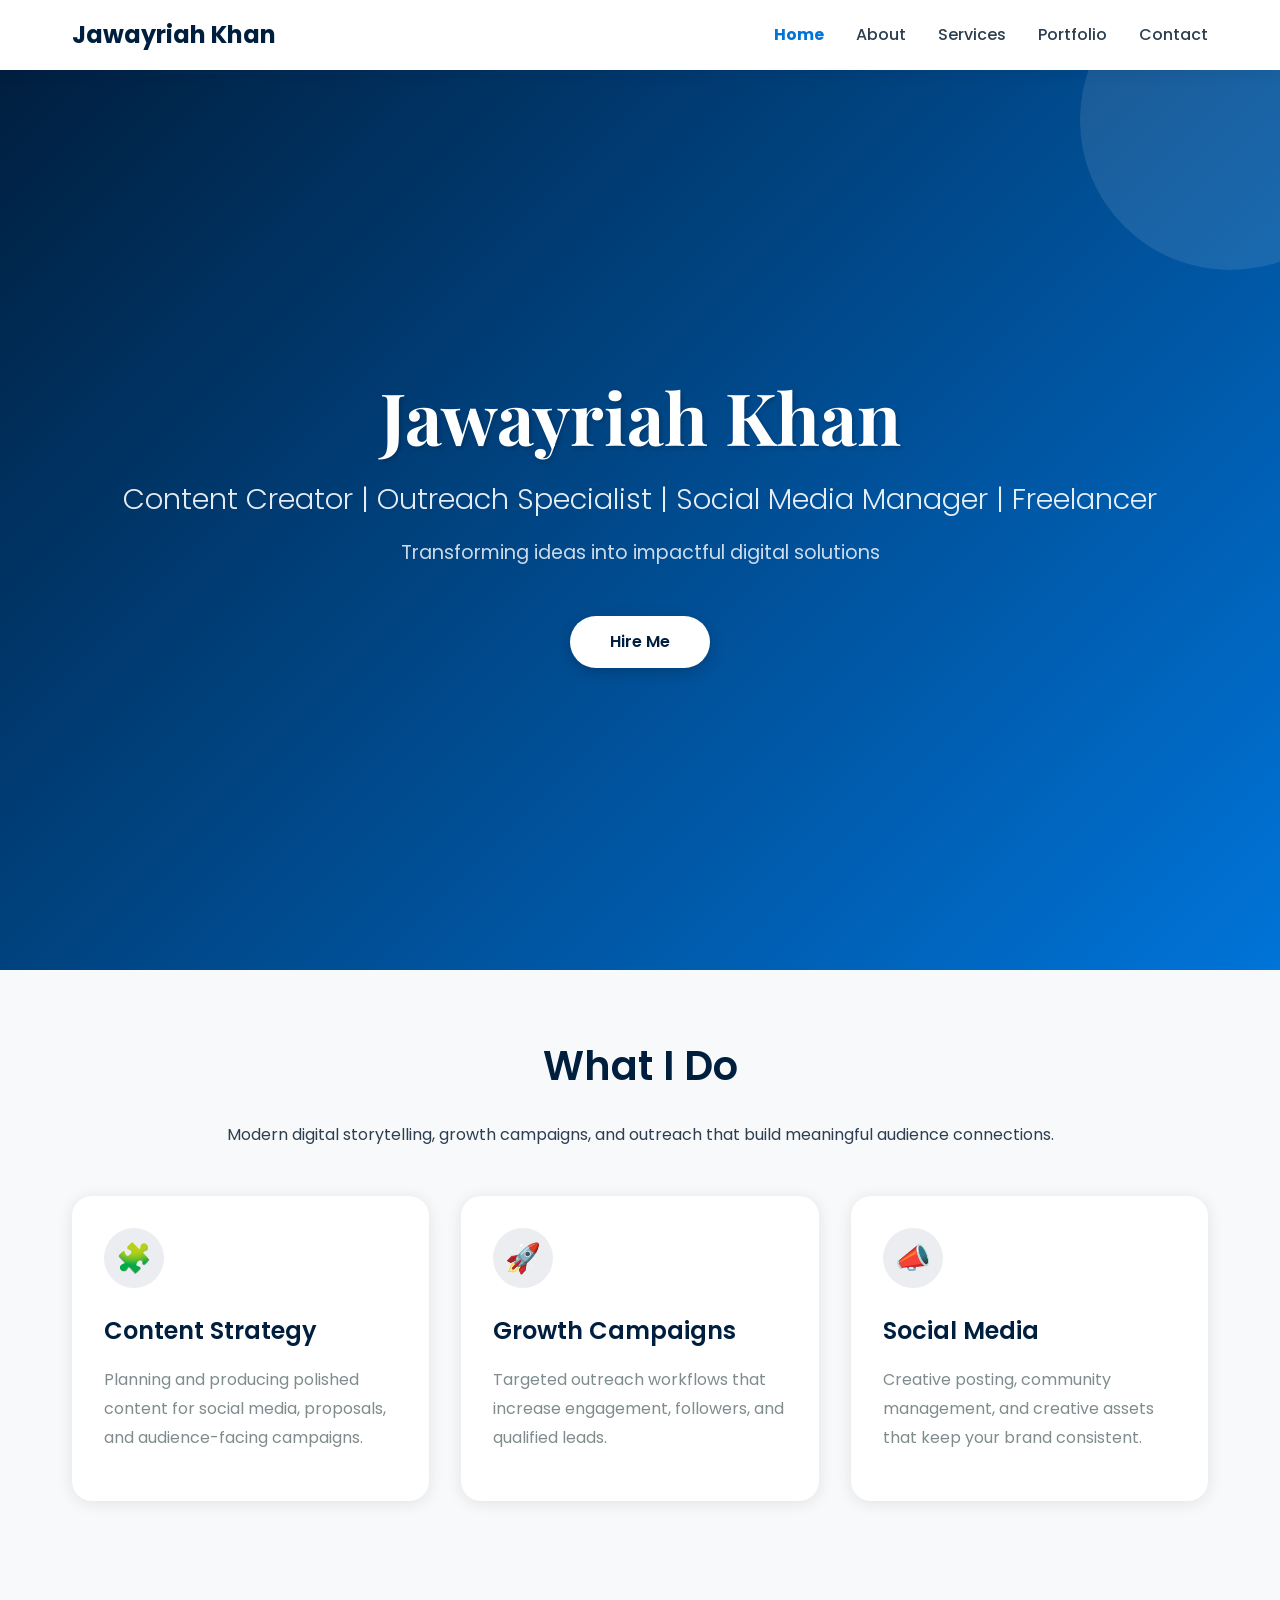
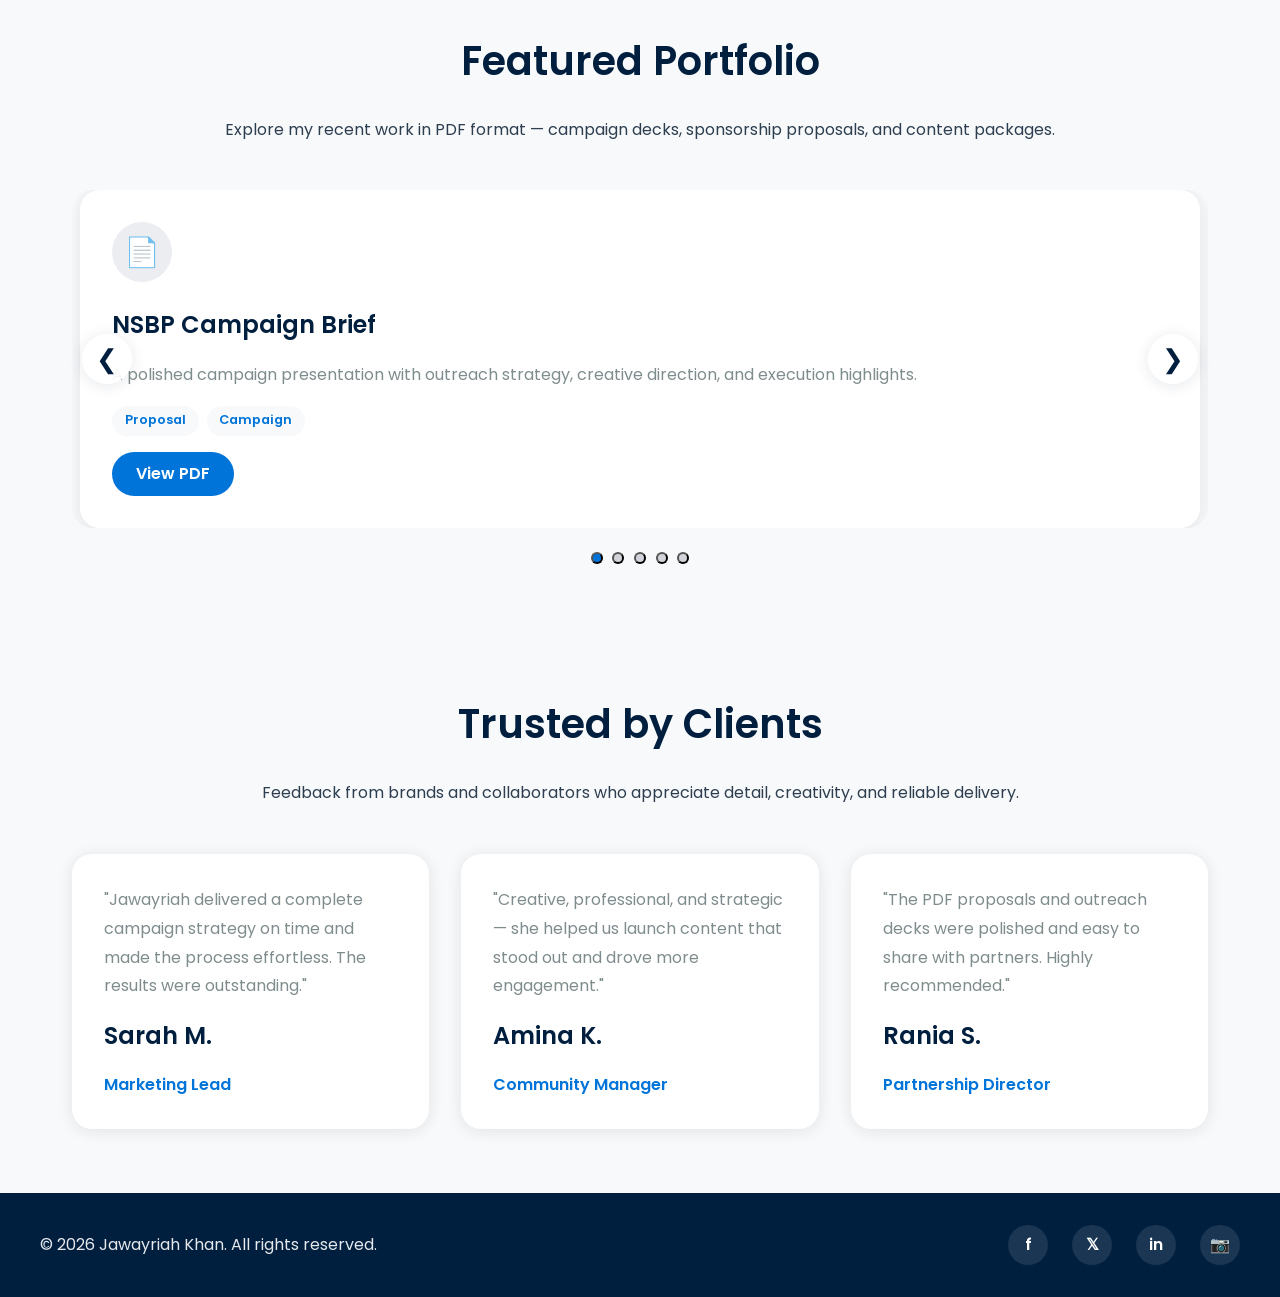
<file: index.html>
<!DOCTYPE html>
<html lang="en">
<head>
    <meta charset="UTF-8">
    <meta name="viewport" content="width=device-width, initial-scale=1.0">
    <meta name="description" content="Jawayriah Khan - Content Creator, Outreach Specialist, Social Media Manager, and Freelancer">
    <title>Jawayriah Khan - Portfolio</title>
    <link href="https://fonts.googleapis.com/css2?family=Poppins:wght@300;400;600;700&family=Playfair+Display:wght@700&display=swap" rel="stylesheet">
    <link rel="stylesheet" href="style.css">
</head>
<body>
    <!-- Navigation Bar -->
    <nav class="navbar">
        <div class="nav-container">
            <div class="nav-logo">
                <a href="index.html">Jawayriah Khan</a>
            </div>
            <ul class="nav-menu">
                <li class="nav-item"><a href="index.html" class="nav-link">Home</a></li>
                <li class="nav-item"><a href="about.html" class="nav-link">About</a></li>
                <li class="nav-item"><a href="services.html" class="nav-link">Services</a></li>
                <li class="nav-item"><a href="portfolio.html" class="nav-link">Portfolio</a></li>
                <li class="nav-item"><a href="contact.html" class="nav-link">Contact</a></li>
            </ul>
            <div class="hamburger">
                <span></span>
                <span></span>
                <span></span>
            </div>
        </div>
    </nav>

    <!-- Hero Section -->
    <section class="hero">
        <div class="hero-content">
            <h1 class="hero-title">Jawayriah Khan</h1>
            <p class="hero-tagline">Content Creator | Outreach Specialist | Social Media Manager | Freelancer</p>
            <p class="hero-subtitle">Transforming ideas into impactful digital solutions</p>
            <a href="contact.html" class="cta-button">Hire Me</a>
        </div>
        <div class="hero-background"></div>
    </section>

    <!-- Feature Section -->
    <section class="feature-section">
        <div class="container">
            <div class="section-title">
                <h2>What I Do</h2>
                <p>Modern digital storytelling, growth campaigns, and outreach that build meaningful audience connections.</p>
            </div>
            <div class="feature-grid">
                <div class="feature-card reveal">
                    <span class="feature-icon">🧩</span>
                    <h3>Content Strategy</h3>
                    <p>Planning and producing polished content for social media, proposals, and audience-facing campaigns.</p>
                </div>
                <div class="feature-card reveal">
                    <span class="feature-icon">🚀</span>
                    <h3>Growth Campaigns</h3>
                    <p>Targeted outreach workflows that increase engagement, followers, and qualified leads.</p>
                </div>
                <div class="feature-card reveal">
                    <span class="feature-icon">📣</span>
                    <h3>Social Media</h3>
                    <p>Creative posting, community management, and creative assets that keep your brand consistent.</p>
                </div>
            </div>
        </div>
    </section>

    <!-- Portfolio Carousel -->
    <section class="portfolio-carousel-section">
        <div class="container">
            <div class="section-title">
                <h2>Featured Portfolio</h2>
                <p>Explore my recent work in PDF format — campaign decks, sponsorship proposals, and content packages.</p>
            </div>
            <div class="carousel">
                <button class="carousel-btn prev" aria-label="Previous slide">&#10094;</button>
                <div class="carousel-track-container">
                    <ul class="carousel-track">
                        <li class="carousel-slide">
                            <div class="carousel-card">
                                <span class="carousel-icon">📄</span>
                                <h3>NSBP Campaign Brief</h3>
                                <p>A polished campaign presentation with outreach strategy, creative direction, and execution highlights.</p>
                                <div class="project-tags">
                                    <span class="tag">Proposal</span>
                                    <span class="tag">Campaign</span>
                                </div>
                                <a href="images/Copy of nsbp this or that (1).pdf" target="_blank" class="project-button">View PDF</a>
                            </div>
                        </li>
                        <li class="carousel-slide">
                            <div class="carousel-card">
                                <span class="carousel-icon">🖼️</span>
                                <h3>Social Post Collection</h3>
                                <p>High-impact social media asset pack built for visual engagement and consistent branding.</p>
                                <div class="project-tags">
                                    <span class="tag">Social</span>
                                    <span class="tag">Design</span>
                                </div>
                                <a href="images/Post (1).pdf" target="_blank" class="project-button">View PDF</a>
                            </div>
                        </li>
                        <li class="carousel-slide">
                            <div class="carousel-card">
                                <span class="carousel-icon">🤝</span>
                                <h3>Sponsorship Proposal</h3>
                                <p>A professional sponsorship deck designed to open partnerships and highlight campaign value.</p>
                                <div class="project-tags">
                                    <span class="tag">Sponsorship</span>
                                    <span class="tag">Proposal</span>
                                </div>
                                <a href="images/Sponsorship Proposal (3).pdf" target="_blank" class="project-button">View PDF</a>
                            </div>
                        </li>
                        <li class="carousel-slide">
                            <div class="carousel-card">
                                <span class="carousel-icon">📘</span>
                                <h3>Surah Ad-Duha Study</h3>
                                <p>A structured PDF presentation for outreach and educational sharing of Surah Ad-Duha.</p>
                                <div class="project-tags">
                                    <span class="tag">Content</span>
                                    <span class="tag">Faith</span>
                                </div>
                                <a href="images/Surah Ad-Duha.pdf" target="_blank" class="project-button">View PDF</a>
                            </div>
                        </li>
                        <li class="carousel-slide">
                            <div class="carousel-card">
                                <span class="carousel-icon">📘</span>
                                <h3>Surah Yaseen Presentation</h3>
                                <p>A complete presentation version of Surah Yaseen, polished for educational and community outreach.</p>
                                <div class="project-tags">
                                    <span class="tag">Religious</span>
                                    <span class="tag">Presentation</span>
                                </div>
                                <a href="images/Surah Yaseen (2).pdf" target="_blank" class="project-button">View PDF</a>
                            </div>
                        </li>
                    </ul>
                </div>
                <button class="carousel-btn next" aria-label="Next slide">&#10095;</button>
            </div>
            <div class="carousel-dots"></div>
        </div>
    </section>

    <!-- Testimonials Section -->
    <section class="testimonial-section">
        <div class="container">
            <div class="section-title">
                <h2>Trusted by Clients</h2>
                <p>Feedback from brands and collaborators who appreciate detail, creativity, and reliable delivery.</p>
            </div>
            <div class="testimonial-grid">
                <div class="testimonial-card reveal">
                    <p>"Jawayriah delivered a complete campaign strategy on time and made the process effortless. The results were outstanding."</p>
                    <h3>Sarah M.</h3>
                    <span>Marketing Lead</span>
                </div>
                <div class="testimonial-card reveal">
                    <p>"Creative, professional, and strategic — she helped us launch content that stood out and drove more engagement."</p>
                    <h3>Amina K.</h3>
                    <span>Community Manager</span>
                </div>
                <div class="testimonial-card reveal">
                    <p>"The PDF proposals and outreach decks were polished and easy to share with partners. Highly recommended."</p>
                    <h3>Rania S.</h3>
                    <span>Partnership Director</span>
                </div>
            </div>
        </div>
    </section>

    <!-- Footer -->
    <footer class="footer">
        <div class="footer-container">
            <div class="footer-content">
                <p>&copy; 2026 Jawayriah Khan. All rights reserved.</p>
                <div class="social-links">
                    <a href="#" class="social-icon" title="Facebook">f</a>
                    <a href="#" class="social-icon" title="Twitter">𝕏</a>
                    <a href="#" class="social-icon" title="LinkedIn">in</a>
                    <a href="#" class="social-icon" title="Instagram">📷</a>
                </div>
            </div>
        </div>
    </footer>

    <script src="script.js"></script>
</body>
</html>
</file>
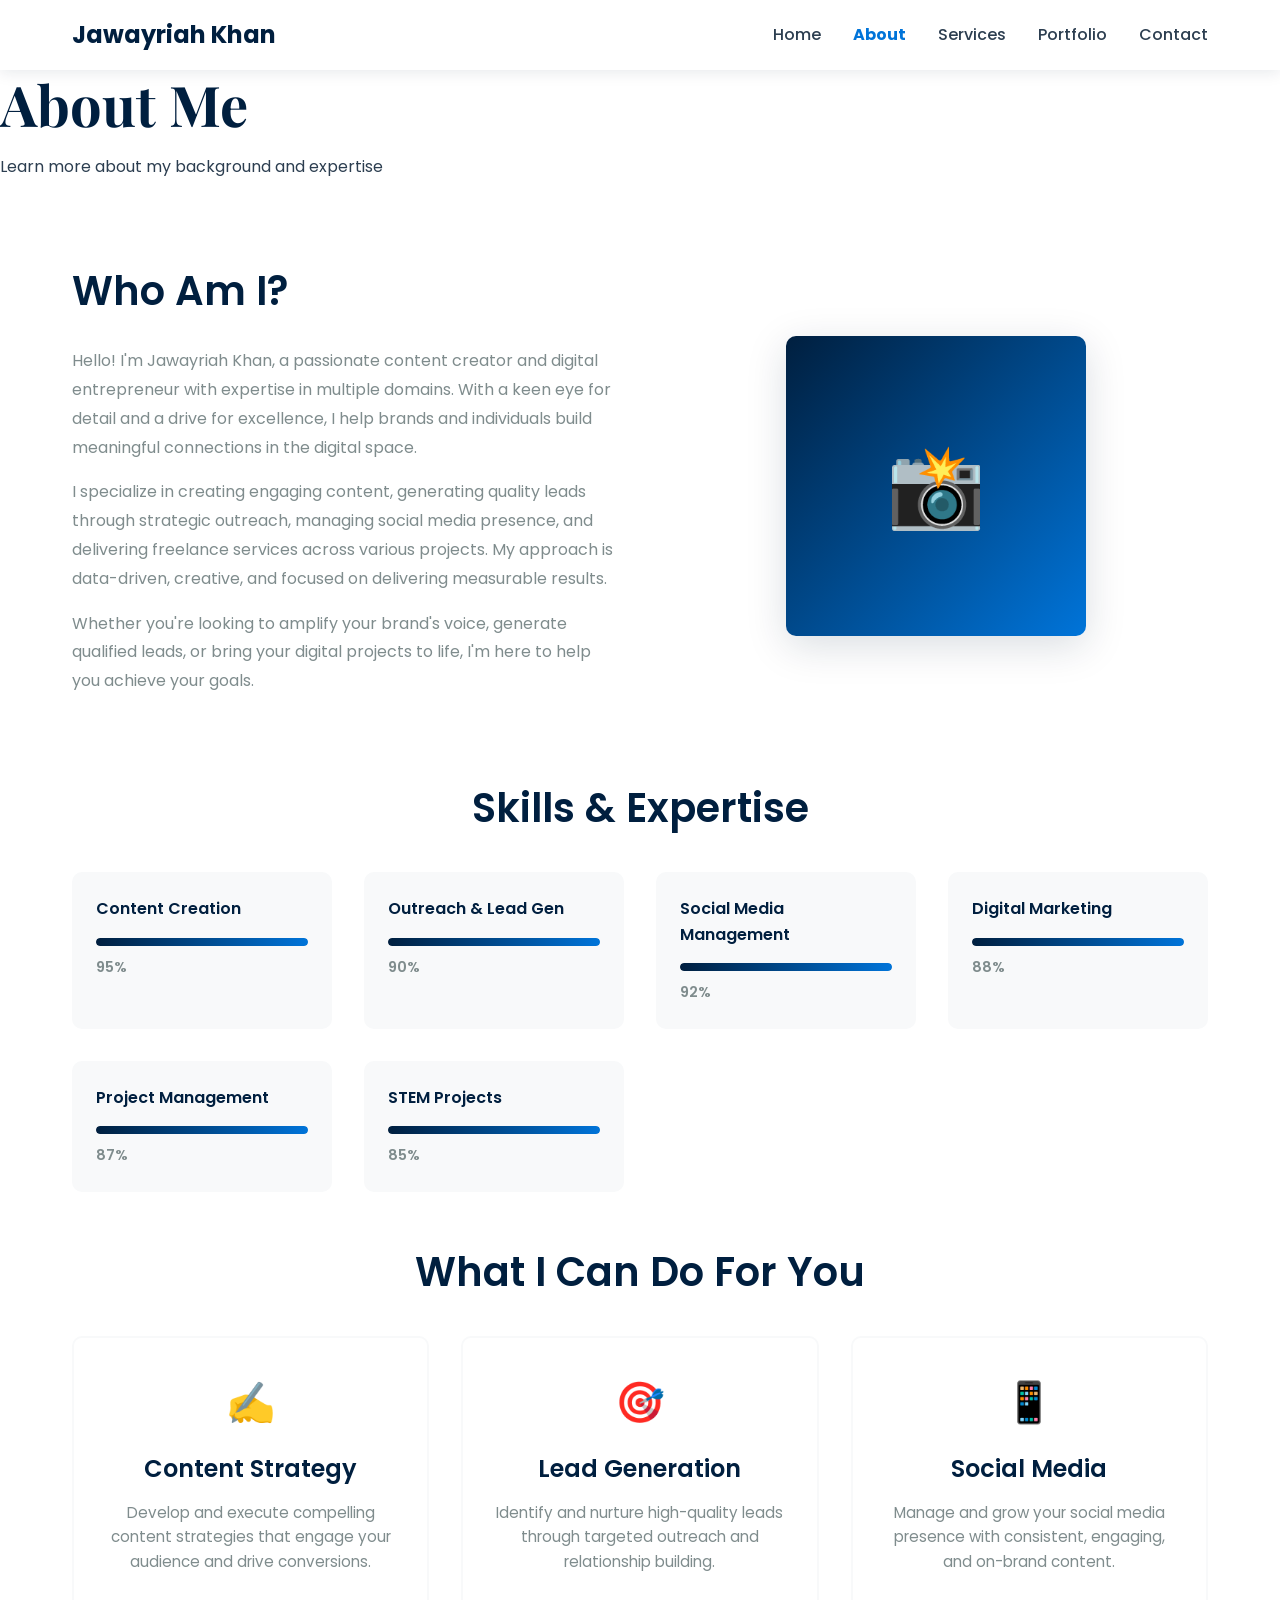
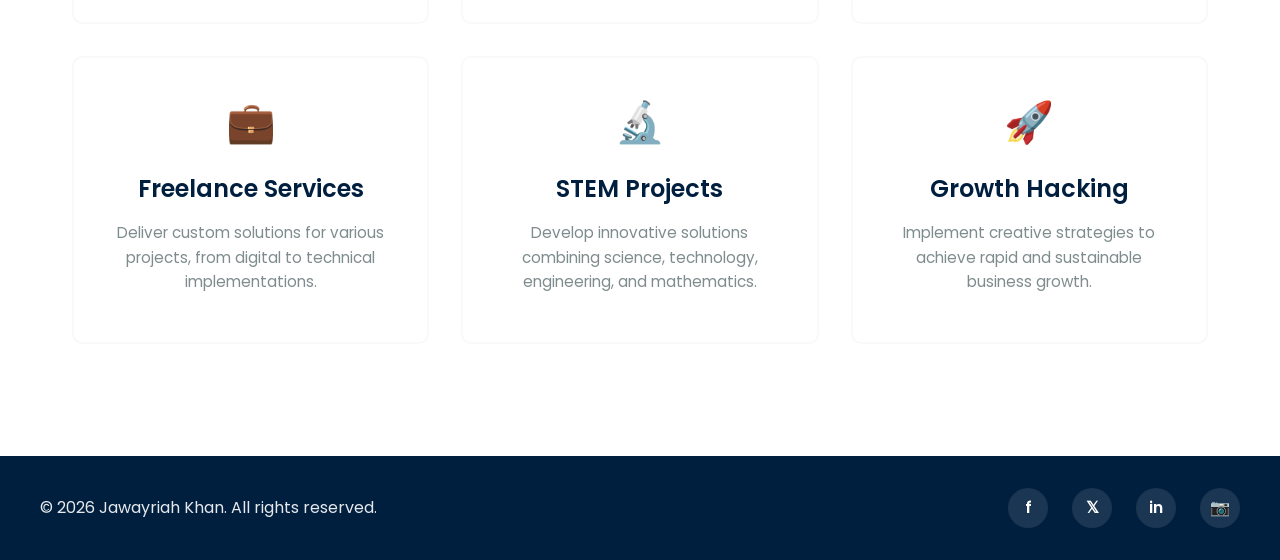
<file: about.html>
<!DOCTYPE html>
<html lang="en">
<head>
    <meta charset="UTF-8">
    <meta name="viewport" content="width=device-width, initial-scale=1.0">
    <meta name="description" content="About Jawayriah Khan - Learn more about my background and skills">
    <title>About - Jawayriah Khan</title>
    <link href="https://fonts.googleapis.com/css2?family=Poppins:wght@300;400;600;700&family=Playfair+Display:wght@700&display=swap" rel="stylesheet">
    <link rel="stylesheet" href="style.css">
</head>
<body>
    <!-- Navigation Bar -->
    <nav class="navbar">
        <div class="nav-container">
            <div class="nav-logo">
                <a href="index.html">Jawayriah Khan</a>
            </div>
            <ul class="nav-menu">
                <li class="nav-item"><a href="index.html" class="nav-link">Home</a></li>
                <li class="nav-item"><a href="about.html" class="nav-link">About</a></li>
                <li class="nav-item"><a href="services.html" class="nav-link">Services</a></li>
                <li class="nav-item"><a href="portfolio.html" class="nav-link">Portfolio</a></li>
                <li class="nav-item"><a href="contact.html" class="nav-link">Contact</a></li>
            </ul>
            <div class="hamburger">
                <span></span>
                <span></span>
                <span></span>
            </div>
        </div>
    </nav>

    <!-- Page Title Section -->
    <section class="page-title">
        <h1>About Me</h1>
        <p>Learn more about my background and expertise</p>
    </section>

    <!-- About Content Section -->
    <section class="about-section">
        <div class="container">
            <!-- Bio Section -->
            <div class="about-bio">
                <div class="bio-text">
                    <h2>Who Am I?</h2>
                    <p>Hello! I'm Jawayriah Khan, a passionate content creator and digital entrepreneur with expertise in multiple domains. With a keen eye for detail and a drive for excellence, I help brands and individuals build meaningful connections in the digital space.</p>
                    <p>I specialize in creating engaging content, generating quality leads through strategic outreach, managing social media presence, and delivering freelance services across various projects. My approach is data-driven, creative, and focused on delivering measurable results.</p>
                    <p>Whether you're looking to amplify your brand's voice, generate qualified leads, or bring your digital projects to life, I'm here to help you achieve your goals.</p>
                </div>
                <div class="bio-image">
                    <div class="image-placeholder">📸</div>
                </div>
            </div>

            <!-- Skills Section -->
            <div class="skills-section">
                <h2>Skills & Expertise</h2>
                <div class="skills-grid">
                    <div class="skill-item">
                        <h3>Content Creation</h3>
                        <div class="skill-bar">
                            <div class="skill-progress" style="width: 95%"></div>
                        </div>
                        <span class="skill-level">95%</span>
                    </div>
                    <div class="skill-item">
                        <h3>Outreach & Lead Gen</h3>
                        <div class="skill-bar">
                            <div class="skill-progress" style="width: 90%"></div>
                        </div>
                        <span class="skill-level">90%</span>
                    </div>
                    <div class="skill-item">
                        <h3>Social Media Management</h3>
                        <div class="skill-bar">
                            <div class="skill-progress" style="width: 92%"></div>
                        </div>
                        <span class="skill-level">92%</span>
                    </div>
                    <div class="skill-item">
                        <h3>Digital Marketing</h3>
                        <div class="skill-bar">
                            <div class="skill-progress" style="width: 88%"></div>
                        </div>
                        <span class="skill-level">88%</span>
                    </div>
                    <div class="skill-item">
                        <h3>Project Management</h3>
                        <div class="skill-bar">
                            <div class="skill-progress" style="width: 87%"></div>
                        </div>
                        <span class="skill-level">87%</span>
                    </div>
                    <div class="skill-item">
                        <h3>STEM Projects</h3>
                        <div class="skill-bar">
                            <div class="skill-progress" style="width: 85%"></div>
                        </div>
                        <span class="skill-level">85%</span>
                    </div>
                </div>
            </div>

            <!-- Expertise Areas -->
            <div class="expertise-areas">
                <h2>What I Can Do For You</h2>
                <div class="expertise-grid">
                    <div class="expertise-card">
                        <div class="expertise-icon">✍️</div>
                        <h3>Content Strategy</h3>
                        <p>Develop and execute compelling content strategies that engage your audience and drive conversions.</p>
                    </div>
                    <div class="expertise-card">
                        <div class="expertise-icon">🎯</div>
                        <h3>Lead Generation</h3>
                        <p>Identify and nurture high-quality leads through targeted outreach and relationship building.</p>
                    </div>
                    <div class="expertise-card">
                        <div class="expertise-icon">📱</div>
                        <h3>Social Media</h3>
                        <p>Manage and grow your social media presence with consistent, engaging, and on-brand content.</p>
                    </div>
                    <div class="expertise-card">
                        <div class="expertise-icon">💼</div>
                        <h3>Freelance Services</h3>
                        <p>Deliver custom solutions for various projects, from digital to technical implementations.</p>
                    </div>
                    <div class="expertise-card">
                        <div class="expertise-icon">🔬</div>
                        <h3>STEM Projects</h3>
                        <p>Develop innovative solutions combining science, technology, engineering, and mathematics.</p>
                    </div>
                    <div class="expertise-card">
                        <div class="expertise-icon">🚀</div>
                        <h3>Growth Hacking</h3>
                        <p>Implement creative strategies to achieve rapid and sustainable business growth.</p>
                    </div>
                </div>
            </div>
        </div>
    </section>

    <!-- Footer -->
    <footer class="footer">
        <div class="footer-container">
            <div class="footer-content">
                <p>&copy; 2026 Jawayriah Khan. All rights reserved.</p>
                <div class="social-links">
                    <a href="#" class="social-icon" title="Facebook">f</a>
                    <a href="#" class="social-icon" title="Twitter">𝕏</a>
                    <a href="#" class="social-icon" title="LinkedIn">in</a>
                    <a href="#" class="social-icon" title="Instagram">📷</a>
                </div>
            </div>
        </div>
    </footer>

    <script src="script.js"></script>
</body>
</html>
</file>
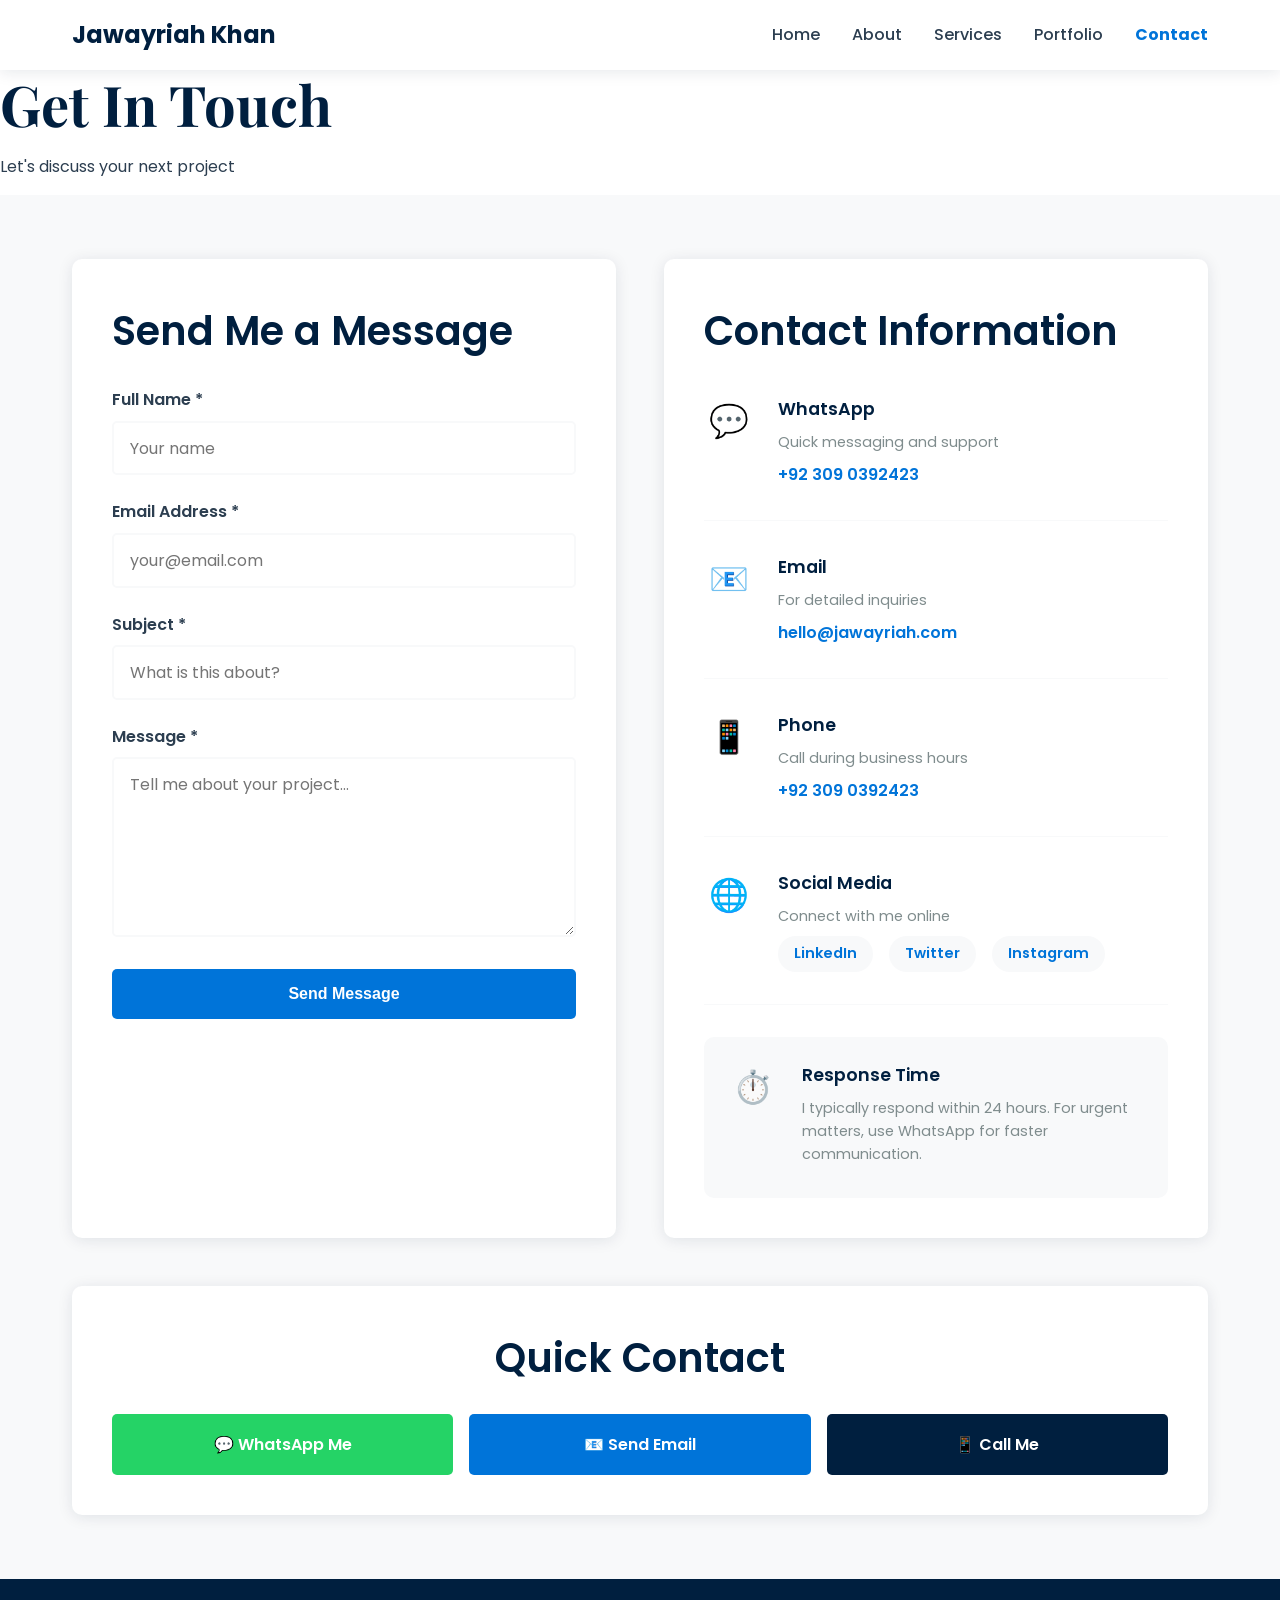
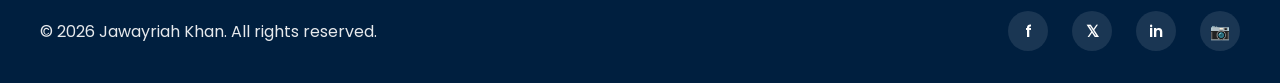
<file: contact.html>
<!DOCTYPE html>
<html lang="en">
<head>
    <meta charset="UTF-8">
    <meta name="viewport" content="width=device-width, initial-scale=1.0">
    <meta name="description" content="Contact - Get in touch with Jawayriah Khan">
    <title>Contact - Jawayriah Khan</title>
    <link href="https://fonts.googleapis.com/css2?family=Poppins:wght@300;400;600;700&family=Playfair+Display:wght@700&display=swap" rel="stylesheet">
    <link rel="stylesheet" href="style.css">
</head>
<body>
    <!-- Navigation Bar -->
    <nav class="navbar">
        <div class="nav-container">
            <div class="nav-logo">
                <a href="index.html">Jawayriah Khan</a>
            </div>
            <ul class="nav-menu">
                <li class="nav-item"><a href="index.html" class="nav-link">Home</a></li>
                <li class="nav-item"><a href="about.html" class="nav-link">About</a></li>
                <li class="nav-item"><a href="services.html" class="nav-link">Services</a></li>
                <li class="nav-item"><a href="portfolio.html" class="nav-link">Portfolio</a></li>
                <li class="nav-item"><a href="contact.html" class="nav-link">Contact</a></li>
            </ul>
            <div class="hamburger">
                <span></span>
                <span></span>
                <span></span>
            </div>
        </div>
    </nav>

    <!-- Page Title Section -->
    <section class="page-title">
        <h1>Get In Touch</h1>
        <p>Let's discuss your next project</p>
    </section>

    <!-- Contact Section -->
    <section class="contact-section">
        <div class="container">
            <div class="contact-wrapper">
                <!-- Contact Form -->
                <div class="contact-form-container">
                    <h2>Send Me a Message</h2>
                    <form class="contact-form" id="contactForm">
                        <div class="form-group">
                            <label for="name">Full Name *</label>
                            <input type="text" id="name" name="name" required placeholder="Your name">
                        </div>
                        <div class="form-group">
                            <label for="email">Email Address *</label>
                            <input type="email" id="email" name="email" required placeholder="your@email.com">
                        </div>
                        <div class="form-group">
                            <label for="subject">Subject *</label>
                            <input type="text" id="subject" name="subject" required placeholder="What is this about?">
                        </div>
                        <div class="form-group">
                            <label for="message">Message *</label>
                            <textarea id="message" name="message" rows="6" required placeholder="Tell me about your project..."></textarea>
                        </div>
                        <button type="submit" class="submit-button">Send Message</button>
                        <div class="form-message" id="formMessage"></div>
                    </form>
                </div>

                <!-- Contact Info -->
                <div class="contact-info-container">
                    <h2>Contact Information</h2>
                    
                    <!-- WhatsApp -->
                    <div class="contact-info-item">
                        <div class="info-icon">💬</div>
                        <div class="info-content">
                            <h3>WhatsApp</h3>
                            <p>Quick messaging and support</p>
                            <a href="https://wa.me/923090392423" class="contact-link" target="_blank">+92 309 0392423</a>
                        </div>
                    </div>

                    <!-- Email -->
                    <div class="contact-info-item">
                        <div class="info-icon">📧</div>
                        <div class="info-content">
                            <h3>Email</h3>
                            <p>For detailed inquiries</p>
                            <a href="mailto:hello@jawayriah.com" class="contact-link">hello@jawayriah.com</a>
                        </div>
                    </div>

                    <!-- Phone -->
                    <div class="contact-info-item">
                        <div class="info-icon">📱</div>
                        <div class="info-content">
                            <h3>Phone</h3>
                            <p>Call during business hours</p>
                            <a href="tel:+923090392423" class="contact-link">+92 309 0392423</a>
                        </div>
                    </div>

                    <!-- Social Media -->
                    <div class="contact-info-item">
                        <div class="info-icon">🌐</div>
                        <div class="info-content">
                            <h3>Social Media</h3>
                            <p>Connect with me online</p>
                            <div class="social-contact-links">
                                <a href="#" class="social-link">LinkedIn</a>
                                <a href="#" class="social-link">Twitter</a>
                                <a href="#" class="social-link">Instagram</a>
                            </div>
                        </div>
                    </div>

                    <!-- Response Time -->
                    <div class="contact-info-item highlight">
                        <div class="info-icon">⏱️</div>
                        <div class="info-content">
                            <h3>Response Time</h3>
                            <p>I typically respond within 24 hours. For urgent matters, use WhatsApp for faster communication.</p>
                        </div>
                    </div>
                </div>
            </div>

            <!-- Quick Contact Buttons -->
            <div class="quick-contact">
                <h2>Quick Contact</h2>
                <div class="quick-buttons">
                    <a href="https://wa.me/923090392423" class="quick-btn whatsapp" target="_blank">
                        💬 WhatsApp Me
                    </a>
                    <a href="mailto:hello@jawayriah.com" class="quick-btn email">
                        📧 Send Email
                    </a>
                    <a href="tel:+923090392423" class="quick-btn phone">
                        📱 Call Me
                    </a>
                </div>
            </div>
        </div>
    </section>

    <!-- Footer -->
    <footer class="footer">
        <div class="footer-container">
            <div class="footer-content">
                <p>&copy; 2026 Jawayriah Khan. All rights reserved.</p>
                <div class="social-links">
                    <a href="#" class="social-icon" title="Facebook">f</a>
                    <a href="#" class="social-icon" title="Twitter">𝕏</a>
                    <a href="#" class="social-icon" title="LinkedIn">in</a>
                    <a href="#" class="social-icon" title="Instagram">📷</a>
                </div>
            </div>
        </div>
    </footer>

    <script src="script.js"></script>
</body>
</html>
</file>
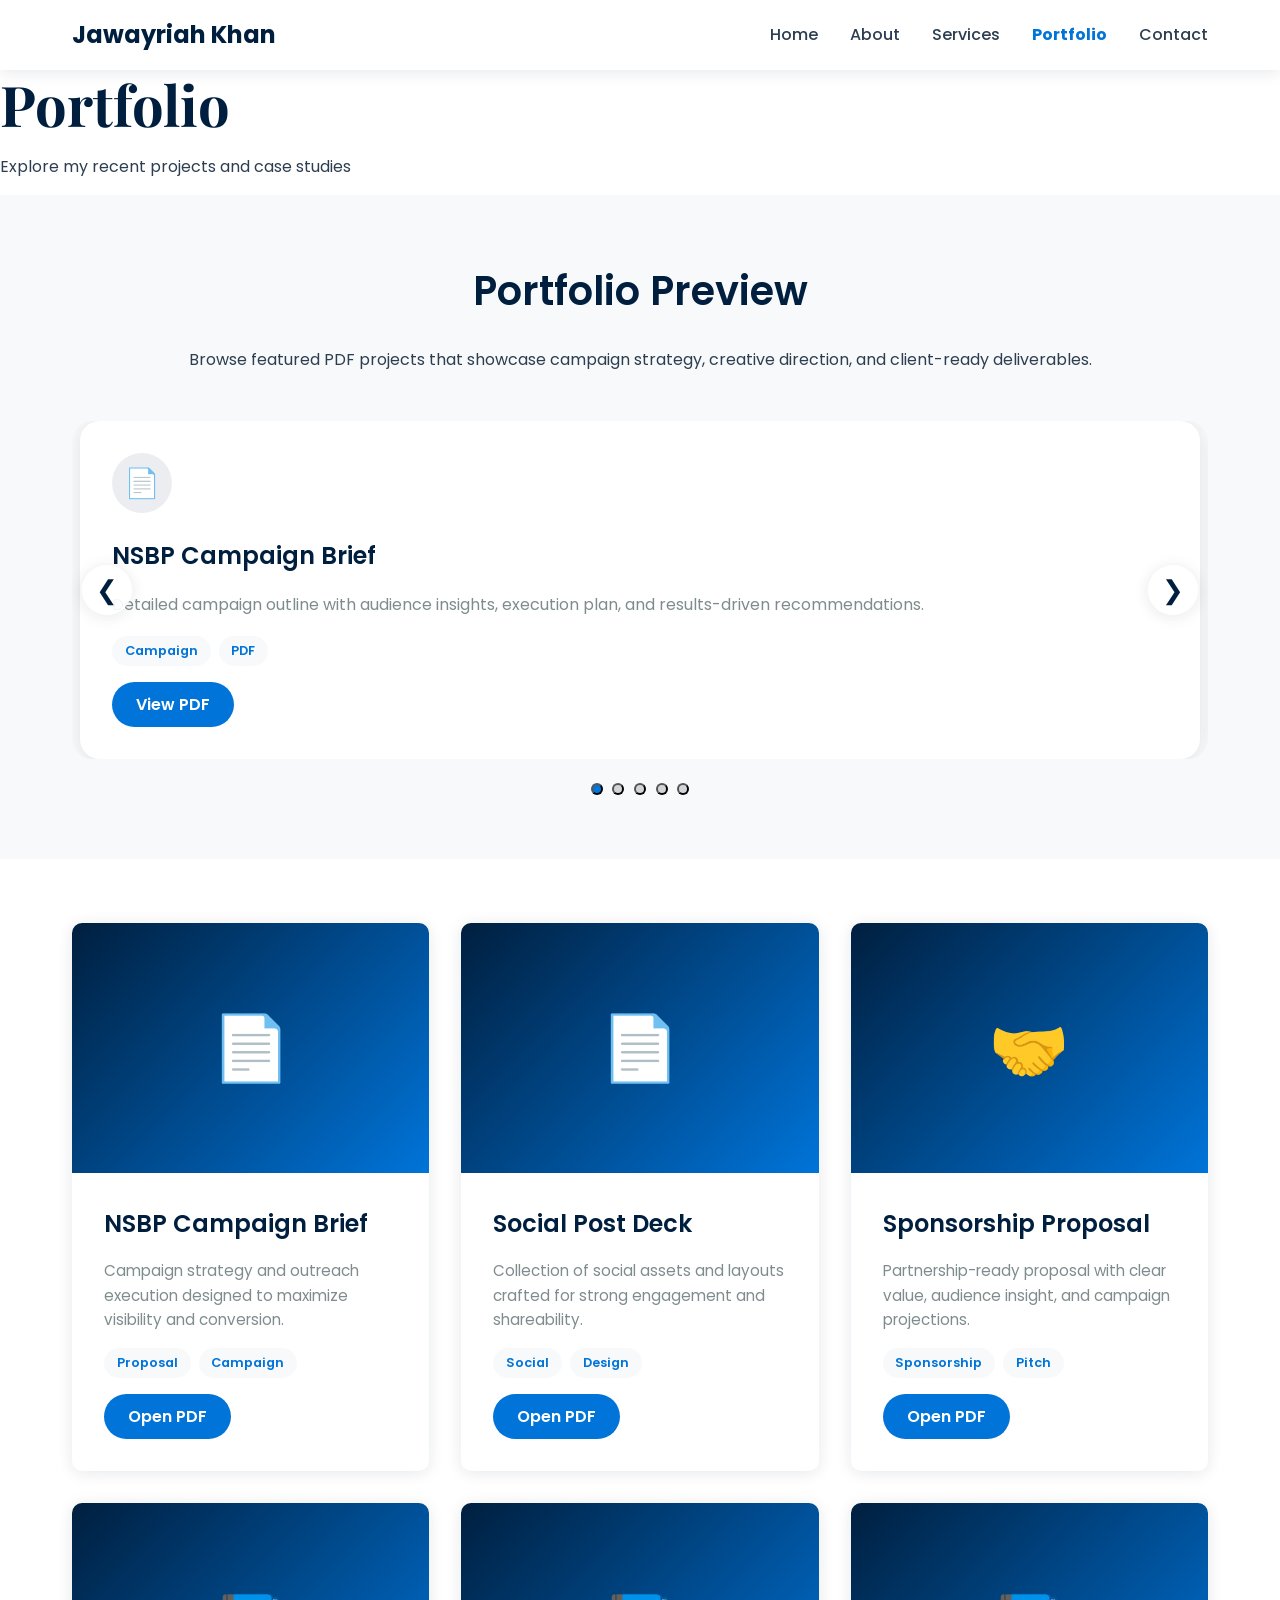
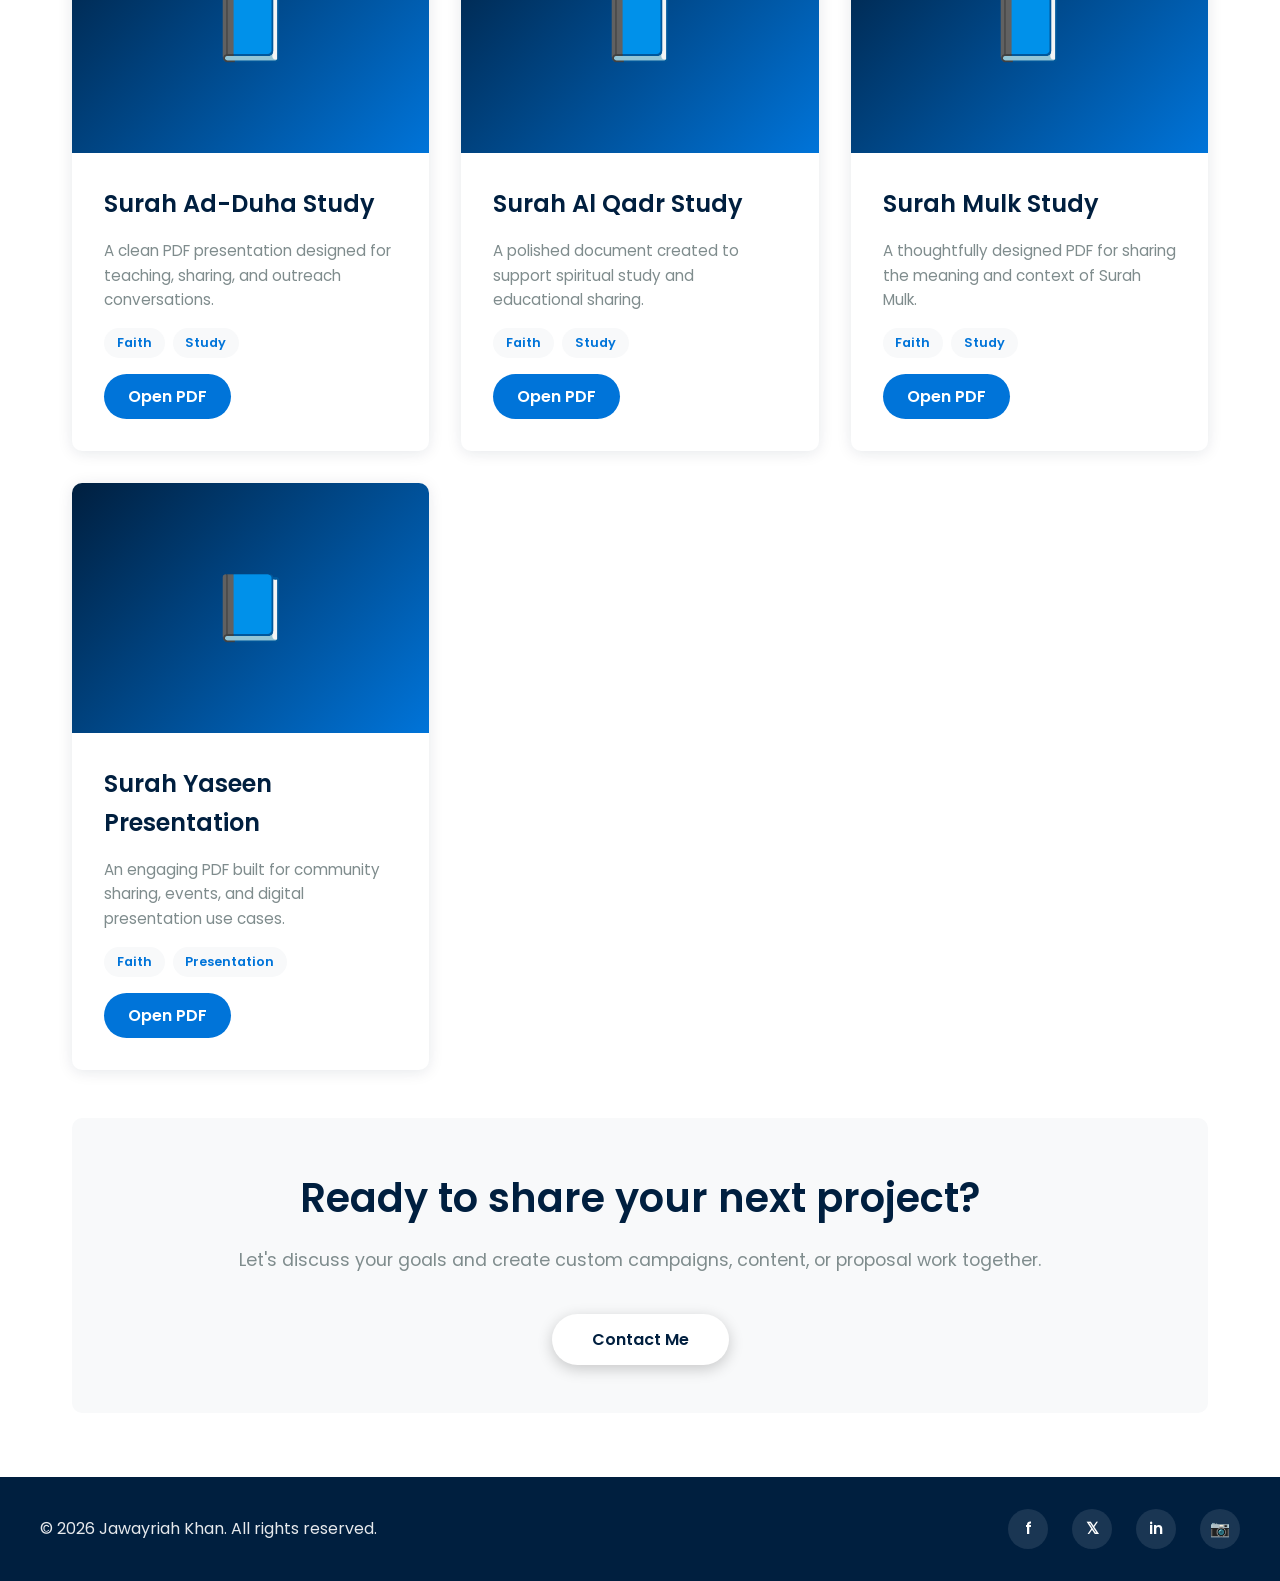
<file: portfolio.html>
<!DOCTYPE html>
<html lang="en">
<head>
    <meta charset="UTF-8">
    <meta name="viewport" content="width=device-width, initial-scale=1.0">
    <meta name="description" content="Portfolio - Jawayriah Khan's projects and case studies">
    <title>Portfolio - Jawayriah Khan</title>
    <link href="https://fonts.googleapis.com/css2?family=Poppins:wght@300;400;600;700&family=Playfair+Display:wght@700&display=swap" rel="stylesheet">
    <link rel="stylesheet" href="style.css">
</head>
<body>
    <!-- Navigation Bar -->
    <nav class="navbar">
        <div class="nav-container">
            <div class="nav-logo">
                <a href="index.html">Jawayriah Khan</a>
            </div>
            <ul class="nav-menu">
                <li class="nav-item"><a href="index.html" class="nav-link">Home</a></li>
                <li class="nav-item"><a href="about.html" class="nav-link">About</a></li>
                <li class="nav-item"><a href="services.html" class="nav-link">Services</a></li>
                <li class="nav-item"><a href="portfolio.html" class="nav-link">Portfolio</a></li>
                <li class="nav-item"><a href="contact.html" class="nav-link">Contact</a></li>
            </ul>
            <div class="hamburger">
                <span></span>
                <span></span>
                <span></span>
            </div>
        </div>
    </nav>

    <!-- Page Title Section -->
    <section class="page-title">
        <h1>Portfolio</h1>
        <p>Explore my recent projects and case studies</p>
    </section>

    <!-- Portfolio Carousel -->
    <section class="portfolio-carousel-section">
        <div class="container">
            <div class="section-title">
                <h2>Portfolio Preview</h2>
                <p>Browse featured PDF projects that showcase campaign strategy, creative direction, and client-ready deliverables.</p>
            </div>
            <div class="carousel">
                <button class="carousel-btn prev" aria-label="Previous slide">&#10094;</button>
                <div class="carousel-track-container">
                    <ul class="carousel-track">
                        <li class="carousel-slide">
                            <div class="carousel-card">
                                <span class="carousel-icon">📄</span>
                                <h3>NSBP Campaign Brief</h3>
                                <p>Detailed campaign outline with audience insights, execution plan, and results-driven recommendations.</p>
                                <div class="project-tags">
                                    <span class="tag">Campaign</span>
                                    <span class="tag">PDF</span>
                                </div>
                                <a href="images/Copy of nsbp this or that (1).pdf" target="_blank" class="project-button">View PDF</a>
                            </div>
                        </li>
                        <li class="carousel-slide">
                            <div class="carousel-card">
                                <span class="carousel-icon">🖼️</span>
                                <h3>Social Post Deck</h3>
                                <p>A creative social media asset pack built to engage audiences with polished visuals and messaging.</p>
                                <div class="project-tags">
                                    <span class="tag">Social</span>
                                    <span class="tag">Assets</span>
                                </div>
                                <a href="images/Post (1).pdf" target="_blank" class="project-button">View PDF</a>
                            </div>
                        </li>
                        <li class="carousel-slide">
                            <div class="carousel-card">
                                <span class="carousel-icon">🤝</span>
                                <h3>Sponsorship Proposal</h3>
                                <p>Professional sponsorship deck designed to help partners understand the opportunity and strategic value.</p>
                                <div class="project-tags">
                                    <span class="tag">Sponsorship</span>
                                    <span class="tag">Proposal</span>
                                </div>
                                <a href="images/Sponsorship Proposal (3).pdf" target="_blank" class="project-button">View PDF</a>
                            </div>
                        </li>
                        <li class="carousel-slide">
                            <div class="carousel-card">
                                <span class="carousel-icon">📘</span>
                                <h3>Surah Ad-Duha Study</h3>
                                <p>A clean educational presentation for sharing Surah Ad-Duha in outreach and learning materials.</p>
                                <div class="project-tags">
                                    <span class="tag">Faith</span>
                                    <span class="tag">Study</span>
                                </div>
                                <a href="images/Surah Ad-Duha.pdf" target="_blank" class="project-button">View PDF</a>
                            </div>
                        </li>
                        <li class="carousel-slide">
                            <div class="carousel-card">
                                <span class="carousel-icon">📘</span>
                                <h3>Surah Yaseen Presentation</h3>
                                <p>An accessible presentation layout ideal for sharing the message of Surah Yaseen with your audience.</p>
                                <div class="project-tags">
                                    <span class="tag">Religious</span>
                                    <span class="tag">Presentation</span>
                                </div>
                                <a href="images/Surah Yaseen (2).pdf" target="_blank" class="project-button">View PDF</a>
                            </div>
                        </li>
                    </ul>
                </div>
                <button class="carousel-btn next" aria-label="Next slide">&#10095;</button>
            </div>
            <div class="carousel-dots"></div>
        </div>
    </section>

    <!-- Full Portfolio Section -->
    <section class="portfolio-section">
        <div class="container">
            <div class="portfolio-grid">
                <div class="portfolio-card reveal">
                    <div class="project-image"><div class="image-placeholder">📄</div></div>
                    <div class="project-content">
                        <h3>NSBP Campaign Brief</h3>
                        <p>Campaign strategy and outreach execution designed to maximize visibility and conversion.</p>
                        <div class="project-tags"><span class="tag">Proposal</span><span class="tag">Campaign</span></div>
                        <a href="images/Copy of nsbp this or that (1).pdf" target="_blank" class="project-button">Open PDF</a>
                    </div>
                </div>
                <div class="portfolio-card reveal">
                    <div class="project-image"><div class="image-placeholder">📄</div></div>
                    <div class="project-content">
                        <h3>Social Post Deck</h3>
                        <p>Collection of social assets and layouts crafted for strong engagement and shareability.</p>
                        <div class="project-tags"><span class="tag">Social</span><span class="tag">Design</span></div>
                        <a href="images/Post (1).pdf" target="_blank" class="project-button">Open PDF</a>
                    </div>
                </div>
                <div class="portfolio-card reveal">
                    <div class="project-image"><div class="image-placeholder">🤝</div></div>
                    <div class="project-content">
                        <h3>Sponsorship Proposal</h3>
                        <p>Partnership-ready proposal with clear value, audience insight, and campaign projections.</p>
                        <div class="project-tags"><span class="tag">Sponsorship</span><span class="tag">Pitch</span></div>
                        <a href="images/Sponsorship Proposal (3).pdf" target="_blank" class="project-button">Open PDF</a>
                    </div>
                </div>
                <div class="portfolio-card reveal">
                    <div class="project-image"><div class="image-placeholder">📘</div></div>
                    <div class="project-content">
                        <h3>Surah Ad-Duha Study</h3>
                        <p>A clean PDF presentation designed for teaching, sharing, and outreach conversations.</p>
                        <div class="project-tags"><span class="tag">Faith</span><span class="tag">Study</span></div>
                        <a href="images/Surah Ad-Duha.pdf" target="_blank" class="project-button">Open PDF</a>
                    </div>
                </div>
                <div class="portfolio-card reveal">
                    <div class="project-image"><div class="image-placeholder">📘</div></div>
                    <div class="project-content">
                        <h3>Surah Al Qadr Study</h3>
                        <p>A polished document created to support spiritual study and educational sharing.</p>
                        <div class="project-tags"><span class="tag">Faith</span><span class="tag">Study</span></div>
                        <a href="images/Surah Al Qadr (2).pdf" target="_blank" class="project-button">Open PDF</a>
                    </div>
                </div>
                <div class="portfolio-card reveal">
                    <div class="project-image"><div class="image-placeholder">📘</div></div>
                    <div class="project-content">
                        <h3>Surah Mulk Study</h3>
                        <p>A thoughtfully designed PDF for sharing the meaning and context of Surah Mulk.</p>
                        <div class="project-tags"><span class="tag">Faith</span><span class="tag">Study</span></div>
                        <a href="images/Surah Mulk.pdf" target="_blank" class="project-button">Open PDF</a>
                    </div>
                </div>
                <div class="portfolio-card reveal">
                    <div class="project-image"><div class="image-placeholder">📘</div></div>
                    <div class="project-content">
                        <h3>Surah Yaseen Presentation</h3>
                        <p>An engaging PDF built for community sharing, events, and digital presentation use cases.</p>
                        <div class="project-tags"><span class="tag">Faith</span><span class="tag">Presentation</span></div>
                        <a href="images/Surah Yaseen (2).pdf" target="_blank" class="project-button">Open PDF</a>
                    </div>
                </div>
            </div>

            <div class="portfolio-cta">
                <h2>Ready to share your next project?</h2>
                <p>Let's discuss your goals and create custom campaigns, content, or proposal work together.</p>
                <a href="contact.html" class="cta-button">Contact Me</a>
            </div>
        </div>
    </section>

    <!-- Footer -->
    <footer class="footer">
        <div class="footer-container">
            <div class="footer-content">
                <p>&copy; 2026 Jawayriah Khan. All rights reserved.</p>
                <div class="social-links">
                    <a href="#" class="social-icon" title="Facebook">f</a>
                    <a href="#" class="social-icon" title="Twitter">𝕏</a>
                    <a href="#" class="social-icon" title="LinkedIn">in</a>
                    <a href="#" class="social-icon" title="Instagram">📷</a>
                </div>
            </div>
        </div>
    </footer>

    <script src="script.js"></script>
</body>
</html>
</file>
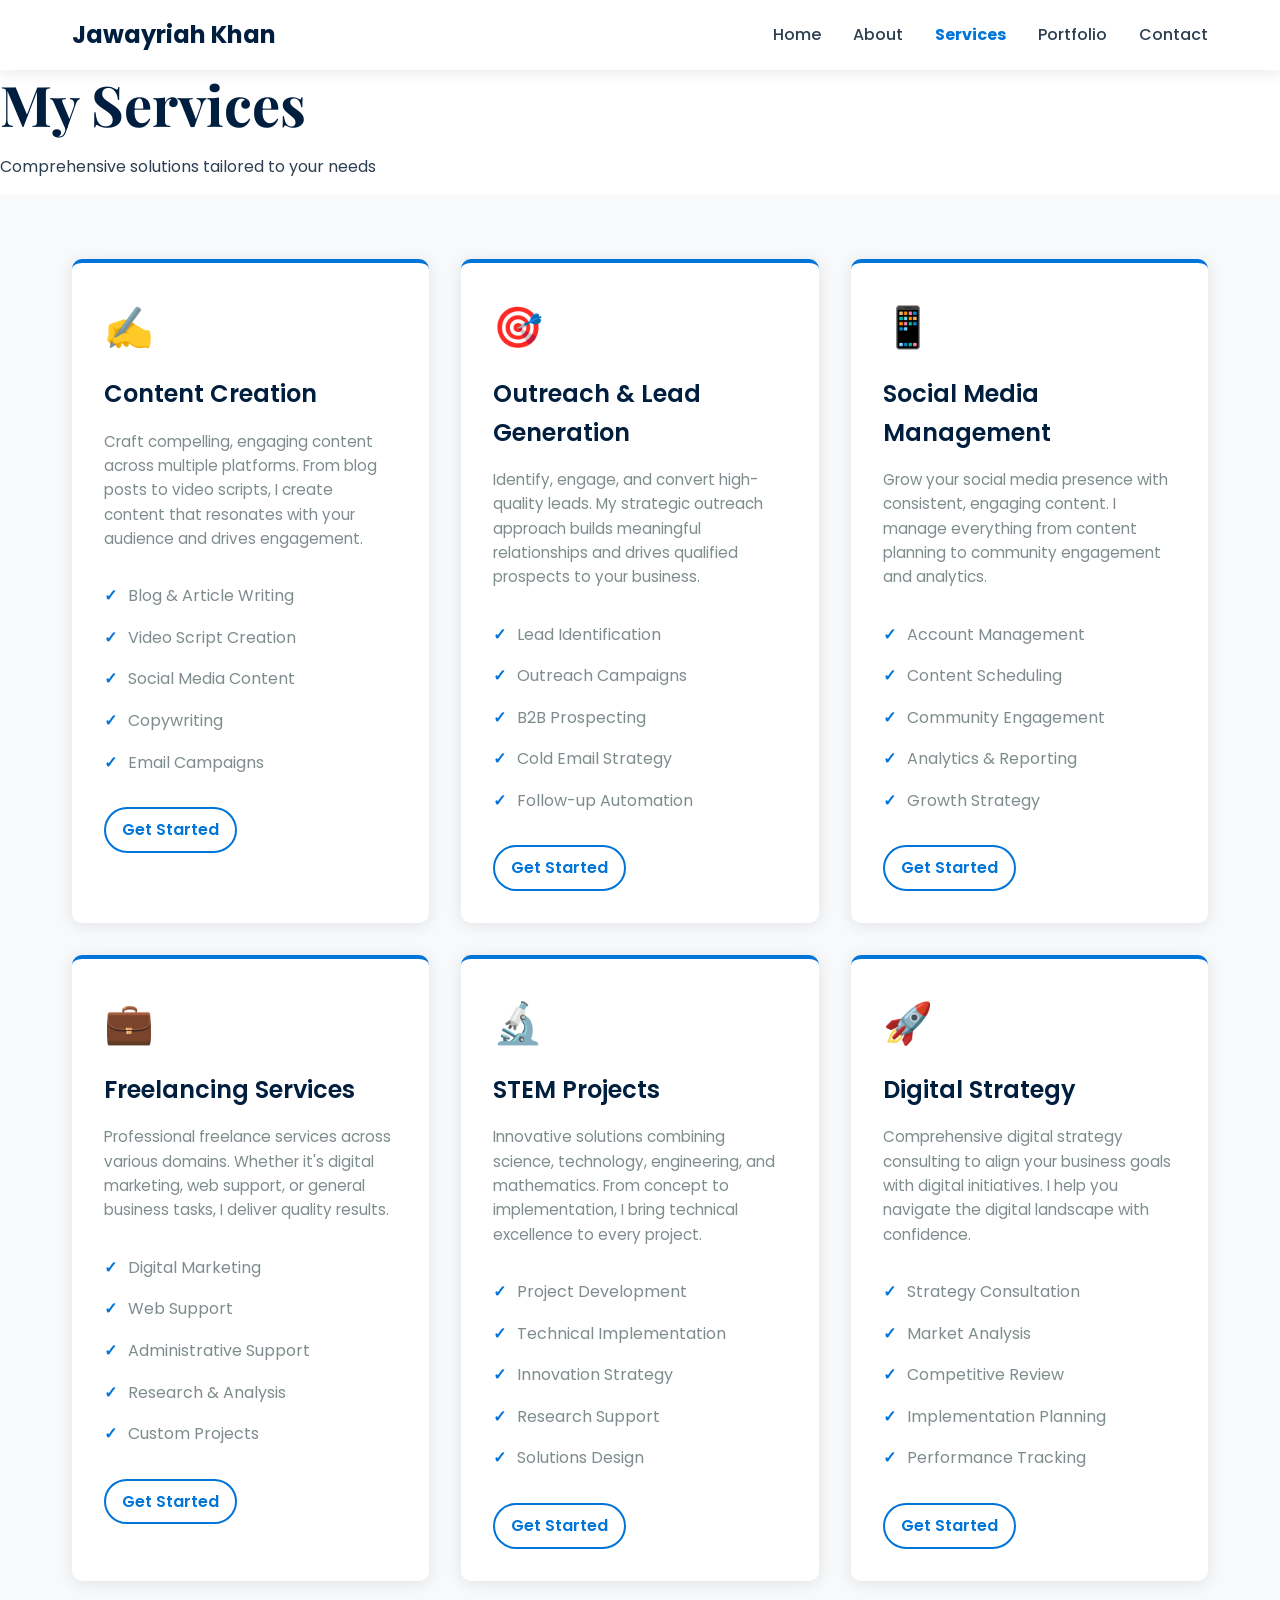
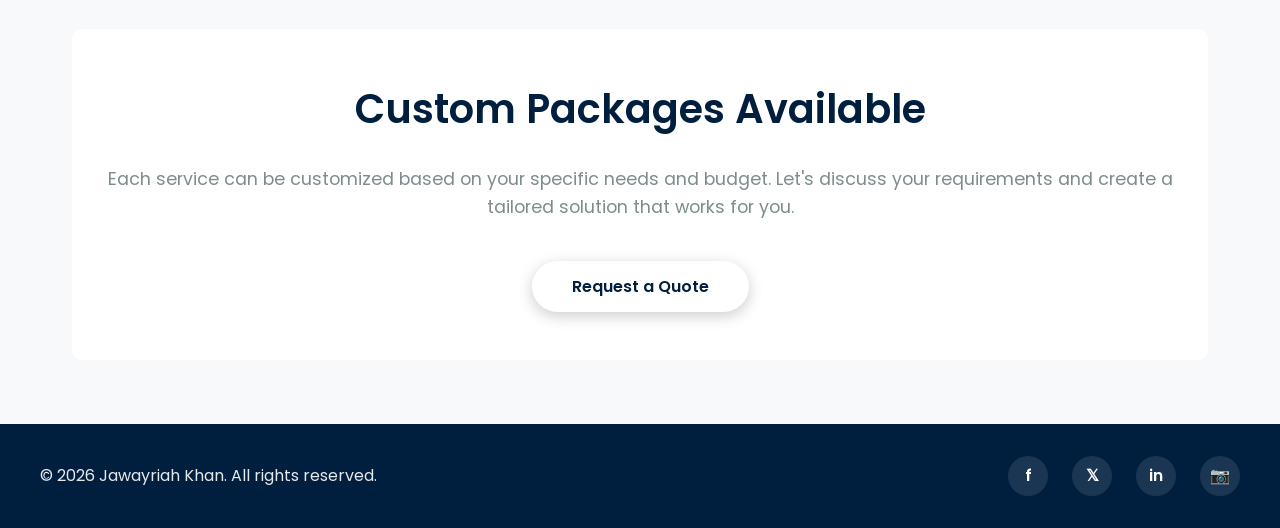
<file: services.html>
<!DOCTYPE html>
<html lang="en">
<head>
    <meta charset="UTF-8">
    <meta name="viewport" content="width=device-width, initial-scale=1.0">
    <meta name="description" content="Services - Jawayriah Khan offers content creation, outreach, social media management, and more">
    <title>Services - Jawayriah Khan</title>
    <link href="https://fonts.googleapis.com/css2?family=Poppins:wght@300;400;600;700&family=Playfair+Display:wght@700&display=swap" rel="stylesheet">
    <link rel="stylesheet" href="style.css">
</head>
<body>
    <!-- Navigation Bar -->
    <nav class="navbar">
        <div class="nav-container">
            <div class="nav-logo">
                <a href="index.html">Jawayriah Khan</a>
            </div>
            <ul class="nav-menu">
                <li class="nav-item"><a href="index.html" class="nav-link">Home</a></li>
                <li class="nav-item"><a href="about.html" class="nav-link">About</a></li>
                <li class="nav-item"><a href="services.html" class="nav-link">Services</a></li>
                <li class="nav-item"><a href="portfolio.html" class="nav-link">Portfolio</a></li>
                <li class="nav-item"><a href="contact.html" class="nav-link">Contact</a></li>
            </ul>
            <div class="hamburger">
                <span></span>
                <span></span>
                <span></span>
            </div>
        </div>
    </nav>

    <!-- Page Title Section -->
    <section class="page-title">
        <h1>My Services</h1>
        <p>Comprehensive solutions tailored to your needs</p>
    </section>

    <!-- Services Section -->
    <section class="services-section">
        <div class="container">
            <div class="services-grid">
                <!-- Service 1: Content Creation -->
                <div class="service-card">
                    <div class="service-icon">✍️</div>
                    <h3>Content Creation</h3>
                    <p>Craft compelling, engaging content across multiple platforms. From blog posts to video scripts, I create content that resonates with your audience and drives engagement.</p>
                    <ul class="service-features">
                        <li>Blog & Article Writing</li>
                        <li>Video Script Creation</li>
                        <li>Social Media Content</li>
                        <li>Copywriting</li>
                        <li>Email Campaigns</li>
                    </ul>
                    <a href="contact.html" class="service-link">Get Started</a>
                </div>

                <!-- Service 2: Outreach & Lead Generation -->
                <div class="service-card">
                    <div class="service-icon">🎯</div>
                    <h3>Outreach & Lead Generation</h3>
                    <p>Identify, engage, and convert high-quality leads. My strategic outreach approach builds meaningful relationships and drives qualified prospects to your business.</p>
                    <ul class="service-features">
                        <li>Lead Identification</li>
                        <li>Outreach Campaigns</li>
                        <li>B2B Prospecting</li>
                        <li>Cold Email Strategy</li>
                        <li>Follow-up Automation</li>
                    </ul>
                    <a href="contact.html" class="service-link">Get Started</a>
                </div>

                <!-- Service 3: Social Media Management -->
                <div class="service-card">
                    <div class="service-icon">📱</div>
                    <h3>Social Media Management</h3>
                    <p>Grow your social media presence with consistent, engaging content. I manage everything from content planning to community engagement and analytics.</p>
                    <ul class="service-features">
                        <li>Account Management</li>
                        <li>Content Scheduling</li>
                        <li>Community Engagement</li>
                        <li>Analytics & Reporting</li>
                        <li>Growth Strategy</li>
                    </ul>
                    <a href="contact.html" class="service-link">Get Started</a>
                </div>

                <!-- Service 4: Freelancing Services -->
                <div class="service-card">
                    <div class="service-icon">💼</div>
                    <h3>Freelancing Services</h3>
                    <p>Professional freelance services across various domains. Whether it's digital marketing, web support, or general business tasks, I deliver quality results.</p>
                    <ul class="service-features">
                        <li>Digital Marketing</li>
                        <li>Web Support</li>
                        <li>Administrative Support</li>
                        <li>Research & Analysis</li>
                        <li>Custom Projects</li>
                    </ul>
                    <a href="contact.html" class="service-link">Get Started</a>
                </div>

                <!-- Service 5: STEM Projects -->
                <div class="service-card">
                    <div class="service-icon">🔬</div>
                    <h3>STEM Projects</h3>
                    <p>Innovative solutions combining science, technology, engineering, and mathematics. From concept to implementation, I bring technical excellence to every project.</p>
                    <ul class="service-features">
                        <li>Project Development</li>
                        <li>Technical Implementation</li>
                        <li>Innovation Strategy</li>
                        <li>Research Support</li>
                        <li>Solutions Design</li>
                    </ul>
                    <a href="contact.html" class="service-link">Get Started</a>
                </div>

                <!-- Service 6: Digital Strategy -->
                <div class="service-card">
                    <div class="service-icon">🚀</div>
                    <h3>Digital Strategy</h3>
                    <p>Comprehensive digital strategy consulting to align your business goals with digital initiatives. I help you navigate the digital landscape with confidence.</p>
                    <ul class="service-features">
                        <li>Strategy Consultation</li>
                        <li>Market Analysis</li>
                        <li>Competitive Review</li>
                        <li>Implementation Planning</li>
                        <li>Performance Tracking</li>
                    </ul>
                    <a href="contact.html" class="service-link">Get Started</a>
                </div>
            </div>

            <!-- Pricing/Package Info -->
            <div class="service-info">
                <h2>Custom Packages Available</h2>
                <p>Each service can be customized based on your specific needs and budget. Let's discuss your requirements and create a tailored solution that works for you.</p>
                <a href="contact.html" class="cta-button">Request a Quote</a>
            </div>
        </div>
    </section>

    <!-- Footer -->
    <footer class="footer">
        <div class="footer-container">
            <div class="footer-content">
                <p>&copy; 2026 Jawayriah Khan. All rights reserved.</p>
                <div class="social-links">
                    <a href="#" class="social-icon" title="Facebook">f</a>
                    <a href="#" class="social-icon" title="Twitter">𝕏</a>
                    <a href="#" class="social-icon" title="LinkedIn">in</a>
                    <a href="#" class="social-icon" title="Instagram">📷</a>
                </div>
            </div>
        </div>
    </footer>

    <script src="script.js"></script>
</body>
</html>
</file>
<file: style.css>
/* ======================================
   GLOBAL STYLES & VARIABLES
   ====================================== */

:root {
    --primary-color: #001f3f;      /* Navy Blue */
    --secondary-color: #0074D9;    /* Bright Blue */
    --text-dark: #2c3e50;          /* Dark Gray */
    --text-light: #7f8c8d;         /* Light Gray */
    --bg-light: #f8f9fa;           /* Off White */
    --bg-white: #ffffff;
    --accent-color: #0074D9;
    --transition: all 0.3s ease;
    --shadow: 0 2px 15px rgba(0, 31, 63, 0.1);
    --shadow-lg: 0 10px 40px rgba(0, 31, 63, 0.15);
}

* {
    margin: 0;
    padding: 0;
    box-sizing: border-box;
}

html {
    scroll-behavior: smooth;
}

body {
    font-family: 'Poppins', sans-serif;
    line-height: 1.6;
    color: var(--text-dark);
    background-color: var(--bg-white);
    overflow-x: hidden;
}

/* ======================================
   TYPOGRAPHY
   ====================================== */

h1, h2, h3, h4, h5, h6 {
    font-weight: 600;
    color: var(--primary-color);
    margin-bottom: 1rem;
}

h1 {
    font-family: 'Playfair Display', serif;
    font-size: 3.5rem;
    font-weight: 700;
    line-height: 1.2;
}

h2 {
    font-size: 2.5rem;
    margin-bottom: 1.5rem;
}

h3 {
    font-size: 1.5rem;
    margin-bottom: 0.8rem;
}

p {
    color: var(--text-dark);
    margin-bottom: 1rem;
}

a {
    text-decoration: none;
    color: var(--primary-color);
    transition: var(--transition);
}

/* ======================================
   CONTAINER & UTILITIES
   ====================================== */

.container {
    max-width: 1200px;
    margin: 0 auto;
    padding: 0 2rem;
}

.section-title {
    text-align: center;
    margin-bottom: 3rem;
}

/* ======================================
   NAVIGATION BAR
   ====================================== */

.navbar {
    background-color: var(--bg-white);
    box-shadow: var(--shadow);
    position: sticky;
    top: 0;
    z-index: 1000;
}

.nav-container {
    display: flex;
    justify-content: space-between;
    align-items: center;
    padding: 1rem 2rem;
    max-width: 1200px;
    margin: 0 auto;
}

.nav-logo a {
    font-size: 1.5rem;
    font-weight: 700;
    color: var(--primary-color);
    transition: var(--transition);
}

.nav-logo a:hover {
    color: var(--accent-color);
    transform: scale(1.05);
}

.nav-menu {
    display: flex;
    list-style: none;
    gap: 2rem;
    align-items: center;
}

.nav-link {
    color: var(--text-dark);
    font-weight: 500;
    transition: var(--transition);
    position: relative;
}

.nav-link:hover {
    color: var(--accent-color);
}

.nav-link::after {
    content: '';
    position: absolute;
    bottom: -5px;
    left: 0;
    width: 0;
    height: 2px;
    background-color: var(--accent-color);
    transition: width 0.3s ease;
}

.nav-link:hover::after {
    width: 100%;
}

/* Hamburger Menu */
.hamburger {
    display: none;
    flex-direction: column;
    cursor: pointer;
    gap: 5px;
}

.hamburger span {
    width: 25px;
    height: 3px;
    background-color: var(--primary-color);
    border-radius: 2px;
    transition: var(--transition);
}

.hamburger.active span:nth-child(1) {
    transform: rotate(45deg) translate(10px, 10px);
}

.hamburger.active span:nth-child(2) {
    opacity: 0;
}

.hamburger.active span:nth-child(3) {
    transform: rotate(-45deg) translate(8px, -8px);
}

/* ======================================
   HERO SECTION
   ====================================== */

.hero {
    min-height: 100vh;
    display: flex;
    align-items: center;
    justify-content: center;
    background: linear-gradient(135deg, var(--primary-color) 0%, var(--accent-color) 100%);
    color: var(--bg-white);
    position: relative;
    overflow: hidden;
}

.hero-background {
    position: absolute;
    width: 300px;
    height: 300px;
    background-color: rgba(255, 255, 255, 0.1);
    border-radius: 50%;
    top: -100px;
    right: -100px;
    animation: float 6s ease-in-out infinite;
}

.hero-content {
    position: relative;
    z-index: 2;
    text-align: center;
    padding: 2rem;
    animation: slideInUp 0.8s ease-out;
}

.hero-title {
    font-size: 4.5rem;
    margin-bottom: 1rem;
    color: var(--bg-white);
    text-shadow: 2px 2px 4px rgba(0, 0, 0, 0.2);
}

.hero-tagline {
    font-size: 1.8rem;
    margin-bottom: 1rem;
    color: rgba(255, 255, 255, 0.9);
    font-weight: 300;
}

.hero-subtitle {
    font-size: 1.2rem;
    color: rgba(255, 255, 255, 0.8);
    margin-bottom: 2rem;
}

.cta-button {
    display: inline-block;
    background-color: var(--bg-white);
    color: var(--primary-color);
    padding: 0.8rem 2.5rem;
    border-radius: 50px;
    font-weight: 600;
    transition: var(--transition);
    cursor: pointer;
    border: none;
    font-size: 1rem;
    box-shadow: 0 4px 15px rgba(0, 0, 0, 0.2);
    margin-top: 1rem;
}

.cta-button:hover {
    transform: translateY(-3px);
    box-shadow: 0 6px 20px rgba(0, 0, 0, 0.3);
    background-color: var(--bg-light);
}

.feature-section,
.portfolio-carousel-section,
.testimonial-section {
    padding: 4rem 2rem;
    background-color: var(--bg-light);
}

.feature-grid,
.testimonial-grid {
    display: grid;
    grid-template-columns: repeat(3, minmax(220px, 1fr));
    gap: 2rem;
}

.feature-card,
.testimonial-card,
.carousel-card {
    background-color: var(--bg-white);
    border-radius: 20px;
    padding: 2rem;
    box-shadow: var(--shadow);
    transition: var(--transition);
}

.feature-card:hover,
.testimonial-card:hover,
.carousel-card:hover {
    transform: translateY(-8px);
    box-shadow: var(--shadow-lg);
}

.feature-icon,
.carousel-icon {
    display: inline-flex;
    width: 60px;
    height: 60px;
    align-items: center;
    justify-content: center;
    border-radius: 50%;
    background-color: rgba(0, 31, 63, 0.08);
    font-size: 1.8rem;
    margin-bottom: 1.5rem;
}

.feature-card h3,
.carousel-card h3,
.testimonial-card h3 {
    color: var(--primary-color);
    margin-bottom: 1rem;
}

.feature-card p,
.carousel-card p,
.testimonial-card p {
    color: var(--text-light);
    line-height: 1.8;
}

.carousel {
    position: relative;
    margin-top: 2rem;
}

.carousel-track-container {
    overflow: hidden;
    border-radius: 20px;
}

.carousel-track {
    display: flex;
    transition: transform 0.5s ease;
    list-style: none;
    padding: 0;
    margin: 0;
}

.carousel-slide {
    min-width: 100%;
    padding: 0 0.5rem;
    box-sizing: border-box;
}

.carousel-btn {
    position: absolute;
    top: 50%;
    transform: translateY(-50%);
    width: 50px;
    height: 50px;
    border-radius: 50%;
    border: none;
    background-color: rgba(255, 255, 255, 0.92);
    color: var(--primary-color);
    font-size: 1.6rem;
    cursor: pointer;
    box-shadow: var(--shadow);
    transition: var(--transition);
    display: flex;
    align-items: center;
    justify-content: center;
    z-index: 2;
}

.carousel-btn:hover {
    transform: translateY(-50%) scale(1.05);
}

.carousel-btn.prev {
    left: 10px;
}

.carousel-btn.next {
    right: 10px;
}

.carousel-dots {
    display: flex;
    justify-content: center;
    gap: 0.6rem;
    margin-top: 1.5rem;
}

.carousel-dot {
    width: 12px;
    height: 12px;
    border-radius: 50%;
    background-color: #d1d5db;
    cursor: pointer;
    transition: var(--transition);
}

.carousel-dot.active {
    background-color: var(--accent-color);
}

.testimonial-card {
    min-height: 220px;
}

.testimonial-card span {
    display: block;
    margin-top: 1rem;
    color: var(--accent-color);
    font-weight: 600;
}

.about-section {
    padding: 4rem 2rem;
    background-color: var(--bg-white);
}

.about-bio {
    display: grid;
    grid-template-columns: 1fr 1fr;
    gap: 3rem;
    margin-bottom: 4rem;
    align-items: center;
}

.bio-text h2 {
    color: var(--primary-color);
    margin-bottom: 1.5rem;
}

.bio-text p {
    color: var(--text-light);
    margin-bottom: 1rem;
    line-height: 1.8;
}

.bio-image {
    display: flex;
    justify-content: center;
}

.image-placeholder {
    width: 300px;
    height: 300px;
    background: linear-gradient(135deg, var(--primary-color), var(--accent-color));
    border-radius: 10px;
    display: flex;
    align-items: center;
    justify-content: center;
    font-size: 5rem;
    box-shadow: var(--shadow-lg);
    animation: float 3s ease-in-out infinite;
}

/* Skills Section */
.skills-section {
    margin: 3rem 0;
}

.skills-section h2 {
    text-align: center;
    margin-bottom: 2rem;
}

.skills-grid {
    display: grid;
    grid-template-columns: repeat(auto-fit, minmax(250px, 1fr));
    gap: 2rem;
    margin-bottom: 2rem;
}

.skill-item {
    background-color: var(--bg-light);
    padding: 1.5rem;
    border-radius: 10px;
    transition: var(--transition);
}

.skill-item:hover {
    box-shadow: var(--shadow-lg);
    transform: translateY(-5px);
}

.skill-item h3 {
    font-size: 1rem;
    margin-bottom: 1rem;
    color: var(--primary-color);
}

.skill-bar {
    height: 8px;
    background-color: #e0e0e0;
    border-radius: 10px;
    overflow: hidden;
    margin-bottom: 0.5rem;
}

.skill-progress {
    height: 100%;
    background: linear-gradient(90deg, var(--primary-color), var(--accent-color));
    border-radius: 10px;
    animation: progressFill 1.5s ease-out;
}

.skill-level {
    font-size: 0.9rem;
    color: var(--text-light);
    font-weight: 600;
}

/* Expertise Areas */
.expertise-areas {
    margin: 3rem 0;
}

.expertise-areas h2 {
    text-align: center;
    margin-bottom: 2rem;
}

.expertise-grid {
    display: grid;
    grid-template-columns: repeat(auto-fit, minmax(280px, 1fr));
    gap: 2rem;
}

.expertise-card {
    background-color: var(--bg-white);
    border: 2px solid var(--bg-light);
    padding: 2rem;
    border-radius: 10px;
    text-align: center;
    transition: var(--transition);
}

.expertise-card:hover {
    border-color: var(--accent-color);
    box-shadow: var(--shadow-lg);
    transform: translateY(-10px);
}

.expertise-icon {
    font-size: 2.5rem;
    margin-bottom: 1rem;
}

.expertise-card h3 {
    color: var(--primary-color);
    margin-bottom: 0.8rem;
}

.expertise-card p {
    color: var(--text-light);
    font-size: 0.95rem;
}

/* ======================================
   SERVICES SECTION
   ====================================== */

.services-section {
    padding: 4rem 2rem;
    background-color: var(--bg-light);
}

.services-grid {
    display: grid;
    grid-template-columns: repeat(auto-fit, minmax(300px, 1fr));
    gap: 2rem;
    margin-bottom: 3rem;
}

.service-card {
    background-color: var(--bg-white);
    padding: 2rem;
    border-radius: 10px;
    box-shadow: var(--shadow);
    transition: var(--transition);
    border-top: 4px solid transparent;
    border-top-color: var(--accent-color);
}

.service-card:hover {
    transform: translateY(-10px);
    box-shadow: var(--shadow-lg);
}

.service-icon {
    font-size: 2.5rem;
    margin-bottom: 1rem;
    display: inline-block;
}

.service-card h3 {
    color: var(--primary-color);
    margin-bottom: 1rem;
}

.service-card p {
    color: var(--text-light);
    margin-bottom: 1.5rem;
    font-size: 0.95rem;
}

.service-features {
    list-style: none;
    margin-bottom: 1.5rem;
}

.service-features li {
    color: var(--text-light);
    padding: 0.5rem 0;
    padding-left: 1.5rem;
    position: relative;
}

.service-features li:before {
    content: '✓';
    position: absolute;
    left: 0;
    color: var(--accent-color);
    font-weight: bold;
}

.service-link {
    display: inline-block;
    color: var(--accent-color);
    font-weight: 600;
    padding: 0.5rem 1rem;
    border: 2px solid var(--accent-color);
    border-radius: 25px;
    transition: var(--transition);
}

.service-link:hover {
    background-color: var(--accent-color);
    color: var(--bg-white);
}

.service-info {
    text-align: center;
    padding: 3rem 2rem;
    background-color: var(--bg-white);
    border-radius: 10px;
}

.service-info h2 {
    color: var(--primary-color);
}

.service-info p {
    color: var(--text-light);
    font-size: 1.1rem;
    margin-bottom: 1.5rem;
}

/* ======================================
   PORTFOLIO SECTION
   ====================================== */

.portfolio-section {
    padding: 4rem 2rem;
    background-color: var(--bg-white);
}

.portfolio-grid {
    display: grid;
    grid-template-columns: repeat(auto-fit, minmax(300px, 1fr));
    gap: 2rem;
    margin-bottom: 3rem;
}

.portfolio-card {
    background-color: var(--bg-white);
    border-radius: 10px;
    overflow: hidden;
    box-shadow: var(--shadow);
    transition: var(--transition);
}

.portfolio-card:hover {
    transform: translateY(-10px);
    box-shadow: var(--shadow-lg);
}

.project-image {
    height: 250px;
    background: linear-gradient(135deg, var(--primary-color), var(--accent-color));
    display: flex;
    align-items: center;
    justify-content: center;
    overflow: hidden;
}

.project-image .image-placeholder {
    width: 100%;
    height: 100%;
    background: linear-gradient(135deg, var(--primary-color), var(--accent-color));
    border-radius: 0;
    font-size: 4rem;
    animation: none;
    margin: 0;
}

.portfolio-card:hover .project-image {
    animation: zoomImage 0.5s ease-out;
}

.project-content {
    padding: 2rem;
}

.project-content h3 {
    color: var(--primary-color);
    margin-bottom: 1rem;
}

.project-content p {
    color: var(--text-light);
    margin-bottom: 1rem;
    font-size: 0.95rem;
}

.project-tags {
    display: flex;
    gap: 0.5rem;
    margin-bottom: 1rem;
    flex-wrap: wrap;
}

.tag {
    background-color: var(--bg-light);
    color: var(--accent-color);
    padding: 0.3rem 0.8rem;
    border-radius: 20px;
    font-size: 0.8rem;
    font-weight: 600;
}

.project-button {
    display: inline-block;
    background-color: var(--accent-color);
    color: var(--bg-white);
    padding: 0.6rem 1.5rem;
    border-radius: 25px;
    font-weight: 600;
    transition: var(--transition);
}

.project-button:hover {
    background-color: var(--primary-color);
    transform: translateX(3px);
}

.portfolio-cta {
    text-align: center;
    padding: 3rem 2rem;
    background-color: var(--bg-light);
    border-radius: 10px;
}

.portfolio-cta h2 {
    color: var(--primary-color);
    margin-bottom: 1rem;
}

.portfolio-cta p {
    color: var(--text-light);
    margin-bottom: 1.5rem;
    font-size: 1.1rem;
}

/* ======================================
   CONTACT SECTION
   ====================================== */

.contact-section {
    padding: 4rem 2rem;
    background-color: var(--bg-light);
}

.contact-wrapper {
    display: grid;
    grid-template-columns: 1fr 1fr;
    gap: 3rem;
    margin-bottom: 3rem;
}

.contact-form-container {
    background-color: var(--bg-white);
    padding: 2.5rem;
    border-radius: 10px;
    box-shadow: var(--shadow);
}

.contact-form-container h2 {
    color: var(--primary-color);
    margin-bottom: 1.5rem;
}

.form-group {
    margin-bottom: 1.5rem;
}

.form-group label {
    display: block;
    margin-bottom: 0.5rem;
    color: var(--text-dark);
    font-weight: 600;
}

.form-group input,
.form-group textarea {
    width: 100%;
    padding: 0.8rem 1rem;
    border: 2px solid var(--bg-light);
    border-radius: 5px;
    font-family: 'Poppins', sans-serif;
    font-size: 1rem;
    transition: var(--transition);
}

.form-group input:focus,
.form-group textarea:focus {
    outline: none;
    border-color: var(--accent-color);
    box-shadow: 0 0 10px rgba(0, 116, 217, 0.2);
}

.submit-button {
    width: 100%;
    padding: 1rem;
    background-color: var(--accent-color);
    color: var(--bg-white);
    border: none;
    border-radius: 5px;
    font-weight: 600;
    font-size: 1rem;
    cursor: pointer;
    transition: var(--transition);
}

.submit-button:hover {
    background-color: var(--primary-color);
    transform: translateY(-2px);
    box-shadow: var(--shadow-lg);
}

.form-message {
    margin-top: 1rem;
    padding: 1rem;
    border-radius: 5px;
    text-align: center;
    font-weight: 600;
    display: none;
}

.form-message.success {
    display: block;
    background-color: #d4edda;
    color: #155724;
}

.form-message.error {
    display: block;
    background-color: #f8d7da;
    color: #721c24;
}

/* Contact Info */
.contact-info-container {
    background-color: var(--bg-white);
    padding: 2.5rem;
    border-radius: 10px;
    box-shadow: var(--shadow);
}

.contact-info-container h2 {
    color: var(--primary-color);
    margin-bottom: 2rem;
}

.contact-info-item {
    display: flex;
    gap: 1.5rem;
    margin-bottom: 2rem;
    padding-bottom: 2rem;
    border-bottom: 1px solid var(--bg-light);
    transition: var(--transition);
}

.contact-info-item:last-child {
    border-bottom: none;
    margin-bottom: 0;
    padding-bottom: 0;
}

.contact-info-item.highlight {
    background-color: var(--bg-light);
    padding: 1.5rem;
    border-radius: 10px;
    border-bottom: none;
}

.info-icon {
    font-size: 2rem;
    min-width: 50px;
    text-align: center;
}

.info-content h3 {
    color: var(--primary-color);
    margin-bottom: 0.5rem;
    font-size: 1.1rem;
}

.info-content p {
    color: var(--text-light);
    margin-bottom: 0.5rem;
    font-size: 0.9rem;
}

.contact-link {
    color: var(--accent-color);
    font-weight: 600;
    transition: var(--transition);
}

.contact-link:hover {
    color: var(--primary-color);
}

.social-contact-links {
    display: flex;
    gap: 1rem;
}

.social-link {
    display: inline-block;
    padding: 0.4rem 1rem;
    background-color: var(--bg-light);
    color: var(--accent-color);
    border-radius: 20px;
    font-weight: 600;
    font-size: 0.9rem;
    transition: var(--transition);
}

.social-link:hover {
    background-color: var(--accent-color);
    color: var(--bg-white);
}

/* Quick Contact */
.quick-contact {
    background-color: var(--bg-white);
    padding: 2.5rem;
    border-radius: 10px;
    text-align: center;
    box-shadow: var(--shadow);
}

.quick-contact h2 {
    color: var(--primary-color);
    margin-bottom: 1.5rem;
}

.quick-buttons {
    display: grid;
    grid-template-columns: repeat(auto-fit, minmax(200px, 1fr));
    gap: 1rem;
}

.quick-btn {
    padding: 1rem 2rem;
    border-radius: 5px;
    font-weight: 600;
    transition: var(--transition);
    display: inline-block;
    border: 2px solid transparent;
}

.quick-btn.whatsapp {
    background-color: #25D366;
    color: var(--bg-white);
}

.quick-btn.whatsapp:hover {
    background-color: #20ba58;
    transform: translateY(-3px);
    box-shadow: var(--shadow-lg);
}

.quick-btn.email {
    background-color: var(--accent-color);
    color: var(--bg-white);
}

.quick-btn.email:hover {
    background-color: var(--primary-color);
    transform: translateY(-3px);
    box-shadow: var(--shadow-lg);
}

.quick-btn.phone {
    background-color: var(--primary-color);
    color: var(--bg-white);
}

.quick-btn.phone:hover {
    background-color: var(--accent-color);
    transform: translateY(-3px);
    box-shadow: var(--shadow-lg);
}

/* ======================================
   FOOTER
   ====================================== */

.footer {
    background-color: var(--primary-color);
    color: var(--bg-white);
    padding: 2rem;
    text-align: center;
}

.footer-container {
    max-width: 1200px;
    margin: 0 auto;
}

.footer-content {
    display: flex;
    justify-content: space-between;
    align-items: center;
    flex-wrap: wrap;
    gap: 1rem;
}

.footer-content p {
    color: rgba(255, 255, 255, 0.9);
    margin: 0;
}

.social-links {
    display: flex;
    gap: 1.5rem;
}

.social-icon {
    color: var(--bg-white);
    font-weight: 600;
    width: 40px;
    height: 40px;
    display: flex;
    align-items: center;
    justify-content: center;
    background-color: rgba(255, 255, 255, 0.1);
    border-radius: 50%;
    transition: var(--transition);
}

.social-icon:hover {
    background-color: var(--accent-color);
    transform: translateY(-3px);
}

/* ======================================
   ANIMATIONS
   ====================================== */

@keyframes slideInUp {
    from {
        opacity: 0;
        transform: translateY(30px);
    }
    to {
        opacity: 1;
        transform: translateY(0);
    }
}

@keyframes float {
    0%, 100% {
        transform: translateY(0px);
    }
    50% {
        transform: translateY(-20px);
    }
}

@keyframes progressFill {
    from {
        width: 0;
    }
    to {
        width: 100%;
    }
}

@keyframes zoomImage {
    from {
        transform: scale(1);
    }
    to {
        transform: scale(1.05);
    }
}

@keyframes fadeInUp {
    from {
        opacity: 0;
        transform: translateY(20px);
    }
    to {
        opacity: 1;
        transform: translateY(0);
    }
}

.fade-in {
    animation: fadeInUp 0.6s ease-out;
}

/* ======================================
   RESPONSIVE DESIGN
   ====================================== */

@media (max-width: 768px) {
    /* Navigation */
    .hamburger {
        display: flex;
    }

    .nav-menu {
        position: fixed;
        left: -100%;
        top: 70px;
        flex-direction: column;
        background-color: var(--bg-white);
        width: 100%;
        text-align: center;
        transition: 0.3s;
        box-shadow: var(--shadow);
        gap: 0;
    }

    .nav-menu.active {
        left: 0;
    }

    .nav-item {
        padding: 1.5rem;
    }

    /* Hero Section */
    h1 {
        font-size: 2.5rem;
    }

    .hero-title {
        font-size: 2.5rem;
    }

    .hero-tagline {
        font-size: 1.2rem;
    }

    .hero-subtitle {
        font-size: 1rem;
    }

    /* Page Title */
    .page-title h1 {
        font-size: 2rem;
    }

    .page-title p {
        font-size: 1rem;
    }

    /* About Section */
    .about-bio {
        grid-template-columns: 1fr;
    }

    .image-placeholder {
        width: 200px;
        height: 200px;
        font-size: 3rem;
    }

    .skills-grid {
        grid-template-columns: 1fr;
    }

    .expertise-grid {
        grid-template-columns: 1fr;
    }

    /* Services Section */
    .services-grid {
        grid-template-columns: 1fr;
    }

    /* Portfolio */
    .portfolio-grid {
        grid-template-columns: 1fr;
    }

    .feature-grid,
    .testimonial-grid {
        grid-template-columns: 1fr;
    }

    /* Contact */
    .contact-wrapper {
        grid-template-columns: 1fr;
    }

    .quick-buttons {
        grid-template-columns: 1fr;
    }

    /* Footer */
    .footer-content {
        flex-direction: column;
    }
}

@media (max-width: 480px) {
    h1 {
        font-size: 2rem;
    }

    h2 {
        font-size: 1.8rem;
    }

    h3 {
        font-size: 1.2rem;
    }

    .container {
        padding: 0 1rem;
    }

    .nav-container {
        padding: 1rem;
    }

    .hero {
        min-height: 80vh;
    }

    .hero-title {
        font-size: 1.8rem;
    }

    .hero-tagline {
        font-size: 1rem;
    }

    .hero-subtitle {
        font-size: 0.9rem;
    }

    .cta-button {
        padding: 0.7rem 2rem;
        font-size: 0.9rem;
    }

    .page-title {
        padding: 2rem 1rem;
        margin-top: 60px;
    }

    .page-title h1 {
        font-size: 1.5rem;
    }

    .page-title p {
        font-size: 0.9rem;
    }

    .about-section,
    .services-section,
    .portfolio-section,
    .contact-section {
        padding: 2rem 1rem;
    }

    .contact-form-container,
    .contact-info-container,
    .quick-contact {
        padding: 1.5rem;
    }

    .skills-grid {
        grid-template-columns: 1fr;
    }

    .social-links {
        gap: 1rem;
    }

    .social-icon {
        width: 35px;
        height: 35px;
        font-size: 0.8rem;
    }

    .footer-content {
        gap: 0.5rem;
    }
}

/* ======================================
   SCROLL REVEAL
   ====================================== */

.reveal {
    opacity: 0;
    transform: translateY(20px);
    transition: all 0.6s ease-out;
}

.reveal.active {
    opacity: 1;
    transform: translateY(0);
}

/* ======================================
   ACCESSIBILITY
   ====================================== */

@media (prefers-reduced-motion: reduce) {
    * {
        animation-duration: 0.01ms !important;
        animation-iteration-count: 1 !important;
        transition-duration: 0.01ms !important;
    }
}

/* Smooth scrolling */
@media (prefers-reduced-motion: no-preference) {
    html {
        scroll-behavior: smooth;
    }
}
</file>
